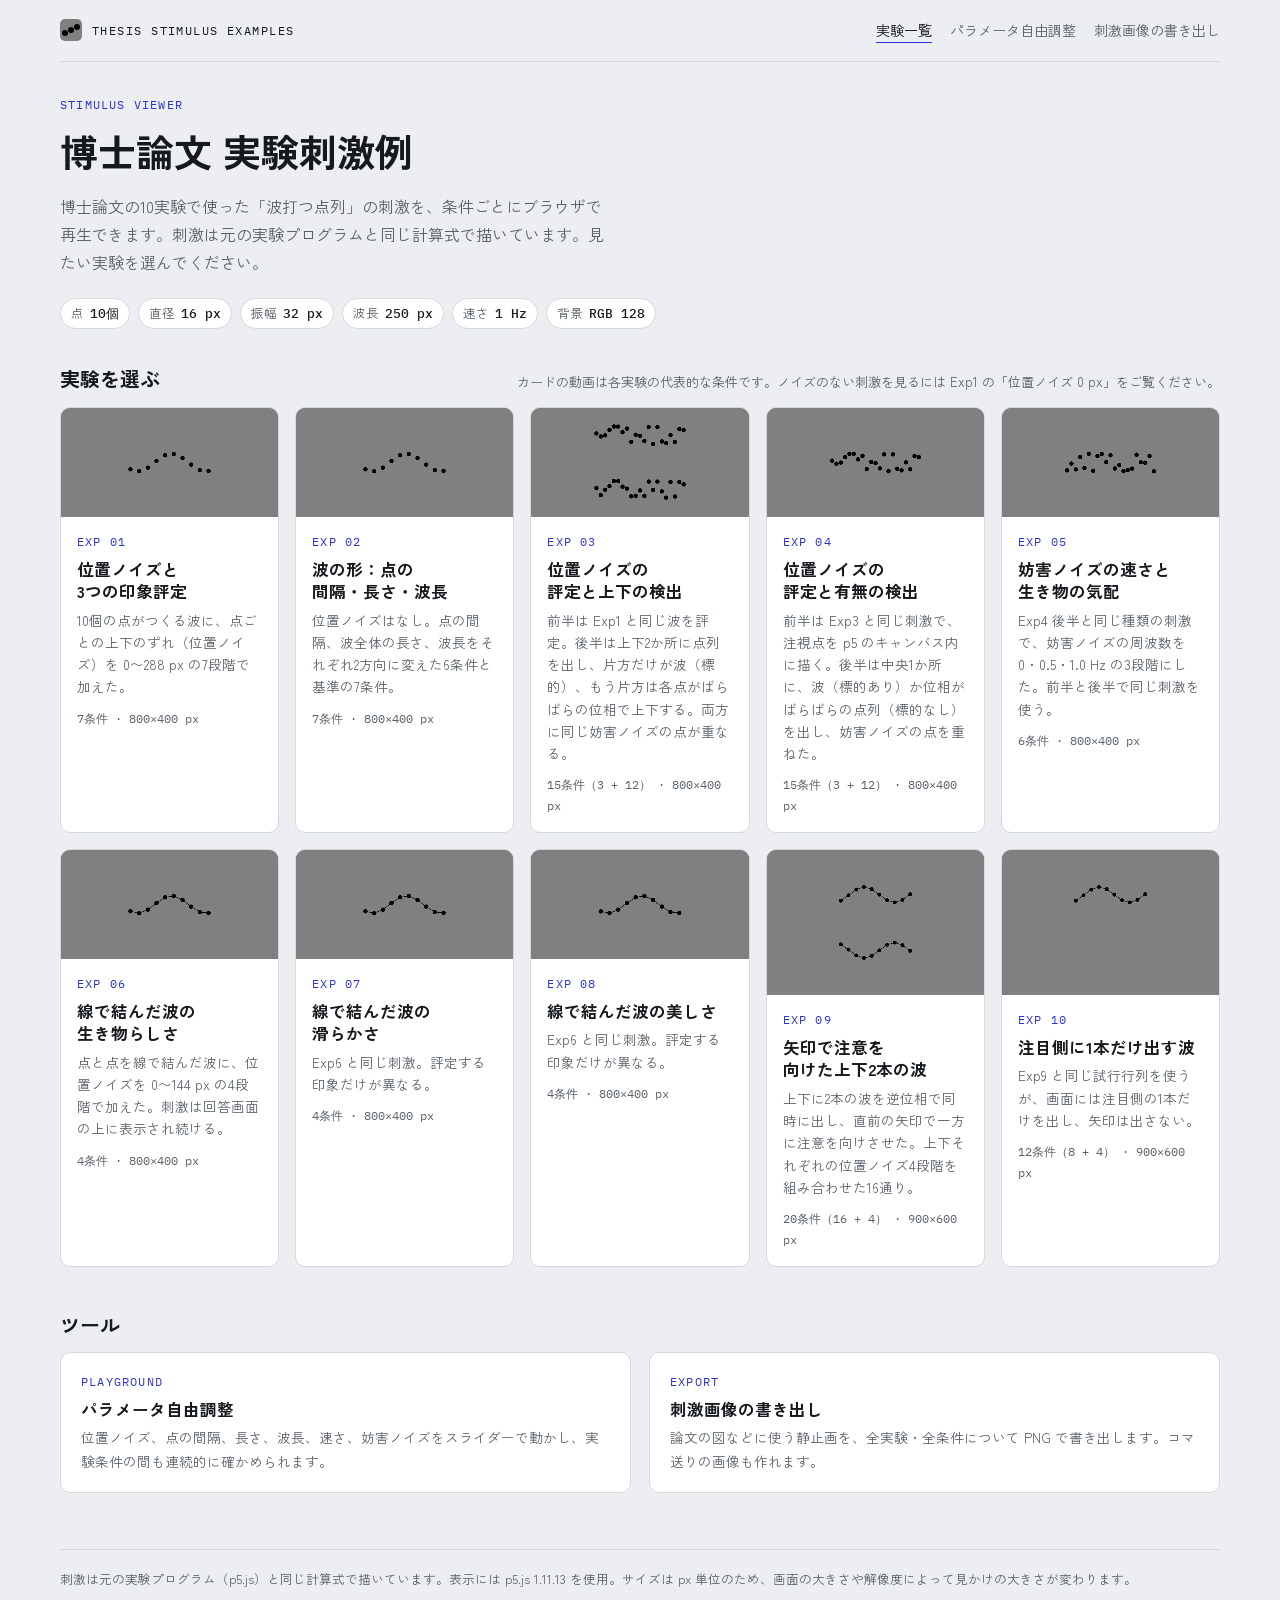
<file: index.html>
<!doctype html>
<html lang="ja">
<head>
<meta charset="utf-8">
<meta name="viewport" content="width=device-width, initial-scale=1, viewport-fit=cover">
<title>博士論文 実験刺激例</title>
<meta name="description" content="博士論文の10実験で用いた動く点列の刺激を、条件ごとにブラウザで再生できるページです。">
<link rel="icon" href="data:image/svg+xml,%3Csvg xmlns=%27http://www.w3.org/2000/svg%27 viewBox=%270 0 32 32%27%3E%3Crect width=%2732%27 height=%2732%27 rx=%277%27 fill=%27%23808080%27/%3E%3Ccircle cx=%278%27 cy=%2719%27 r=%273.2%27/%3E%3Ccircle cx=%2716%27 cy=%2713%27 r=%273.2%27/%3E%3Ccircle cx=%2724%27 cy=%2719%27 r=%273.2%27/%3E%3C/svg%3E">
<link rel="preconnect" href="https://fonts.googleapis.com">
<link rel="preconnect" href="https://fonts.gstatic.com" crossorigin>
<link rel="stylesheet" href="https://fonts.googleapis.com/css2?family=IBM+Plex+Mono:wght@400;500&family=Zen+Kaku+Gothic+New:wght@400;500;700&display=swap">
<link rel="stylesheet" href="assets/css/site.css">
</head>
<body data-root="./" data-page="home">
<div class="wrap">
  <header data-site-head></header>
  <main>
    <section class="home-hero" aria-labelledby="home-title">
      <span class="eyebrow">Stimulus viewer</span>
      <h1 class="page-title" id="home-title">博士論文 実験刺激例</h1>
      <p class="lead">博士論文の10実験で使った「波打つ点列」の刺激を、条件ごとにブラウザで再生できます。刺激は元の実験プログラムと同じ計算式で描いています。見たい実験を選んでください。</p>
      <div class="spec-strip" aria-label="基準刺激の仕様">
        <span class="chip">点 <b>10個</b></span>
        <span class="chip">直径 <b>16 px</b></span>
        <span class="chip">振幅 <b>32 px</b></span>
        <span class="chip">波長 <b>250 px</b></span>
        <span class="chip">速さ <b>1 Hz</b></span>
        <span class="chip">背景 <b>RGB 128</b></span>
      </div>
    </section>

    <section aria-labelledby="exp-list-title">
      <div class="block-head">
        <h2 class="section-title" id="exp-list-title">実験を選ぶ</h2>
        <p class="note">カードの動画は各実験の代表的な条件です。ノイズのない刺激を見るには Exp1 の「位置ノイズ 0 px」をご覧ください。</p>
      </div>
      <div class="exp-grid" id="exp-grid"></div>
    </section>

    <section aria-labelledby="tools-title" style="margin-top:44px">
      <div class="block-head"><h2 class="section-title" id="tools-title">ツール</h2></div>
      <div class="tool-grid">
        <a class="tool-card" href="playground/index.html">
          <span class="exp-num">PLAYGROUND</span>
          <h3>パラメータ自由調整</h3>
          <p>位置ノイズ、点の間隔、長さ、波長、速さ、妨害ノイズをスライダーで動かし、実験条件の間も連続的に確かめられます。</p>
        </a>
        <a class="tool-card" href="image-generator/index.html">
          <span class="exp-num">EXPORT</span>
          <h3>刺激画像の書き出し</h3>
          <p>論文の図などに使う静止画を、全実験・全条件について PNG で書き出します。コマ送りの画像も作れます。</p>
        </a>
      </div>
    </section>
  </main>
  <footer data-site-foot></footer>
</div>
<script src="lib/p5/p5.min.js"></script>
<script src="assets/js/common.js"></script>
<script src="assets/js/stimuli.js"></script>
<script src="assets/js/experiments.js"></script>
<script src="assets/js/home.js"></script>
</body>
</html>
</file>
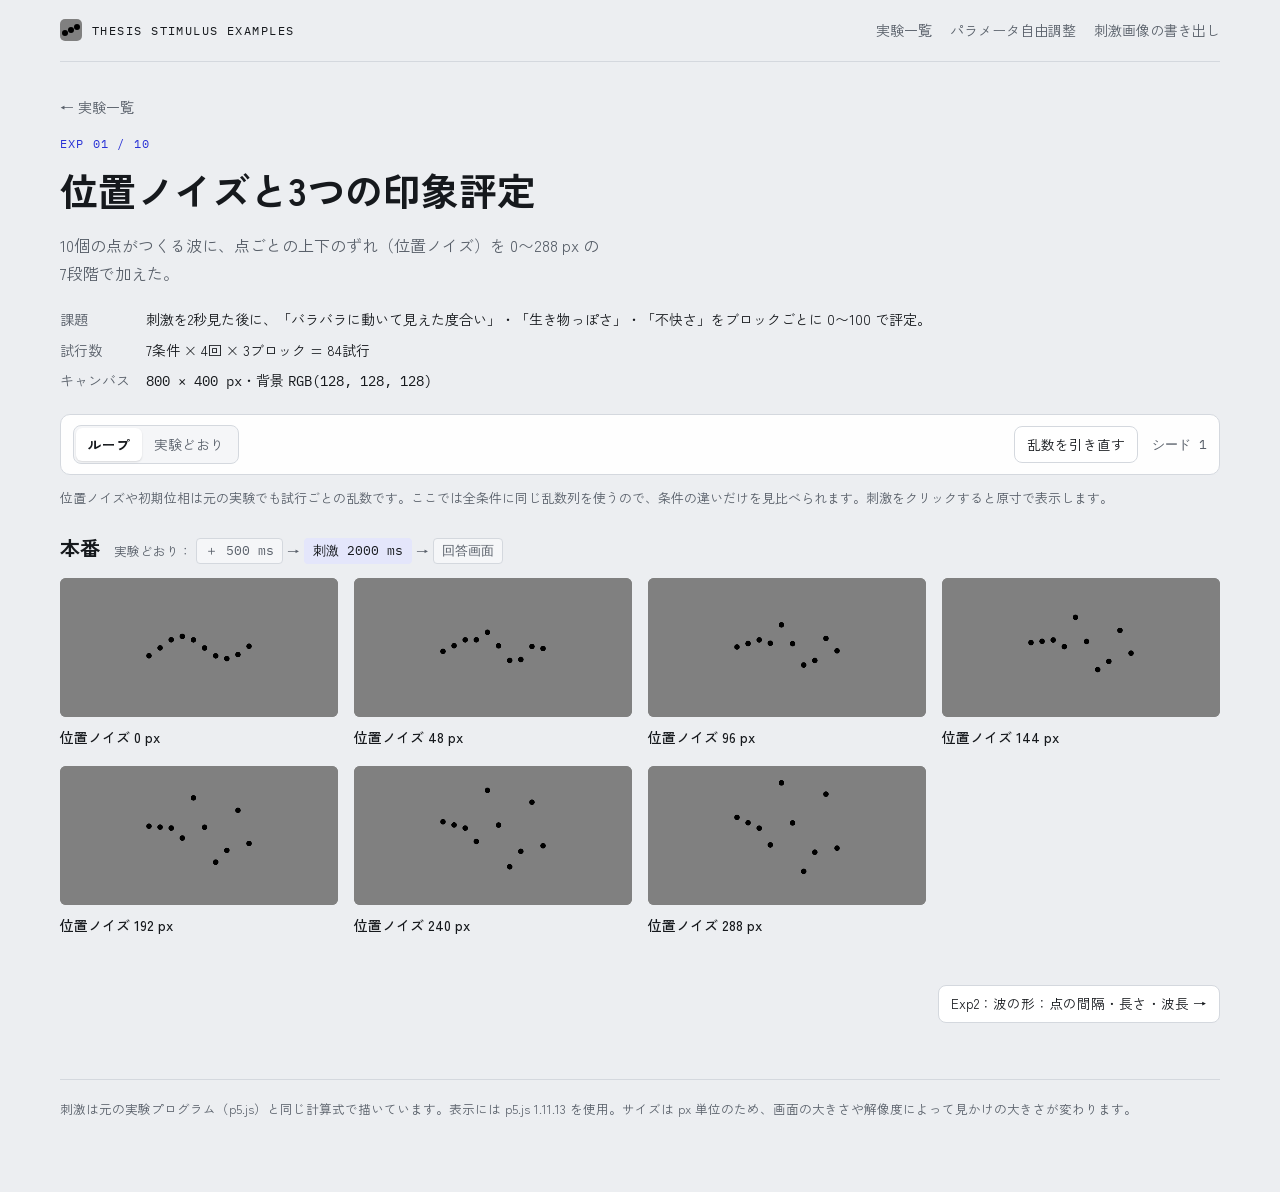
<file: exp01/index.html>
<!doctype html>
<html lang="ja">
<head>
<meta charset="utf-8">
<meta name="viewport" content="width=device-width, initial-scale=1, viewport-fit=cover">
<title>Exp1 | 博士論文 実験刺激例</title>
<link rel="icon" href="data:image/svg+xml,%3Csvg xmlns=%27http://www.w3.org/2000/svg%27 viewBox=%270 0 32 32%27%3E%3Crect width=%2732%27 height=%2732%27 rx=%277%27 fill=%27%23808080%27/%3E%3Ccircle cx=%278%27 cy=%2719%27 r=%273.2%27/%3E%3Ccircle cx=%2716%27 cy=%2713%27 r=%273.2%27/%3E%3Ccircle cx=%2724%27 cy=%2719%27 r=%273.2%27/%3E%3C/svg%3E">
<link rel="preconnect" href="https://fonts.googleapis.com">
<link rel="preconnect" href="https://fonts.gstatic.com" crossorigin>
<link rel="stylesheet" href="https://fonts.googleapis.com/css2?family=IBM+Plex+Mono:wght@400;500&family=Zen+Kaku+Gothic+New:wght@400;500;700&display=swap">
<link rel="stylesheet" href="../assets/css/site.css">
</head>
<body data-root="../" data-page="exp" data-exp="exp01">
<div class="wrap">
  <header data-site-head></header>
  <main id="app"></main>
  <footer data-site-foot></footer>
</div>
<script src="../lib/p5/p5.min.js"></script>
<script src="../assets/js/common.js"></script>
<script src="../assets/js/stimuli.js"></script>
<script src="../assets/js/experiments.js"></script>
<script src="../assets/js/viewer.js"></script>
</body>
</html>
</file>
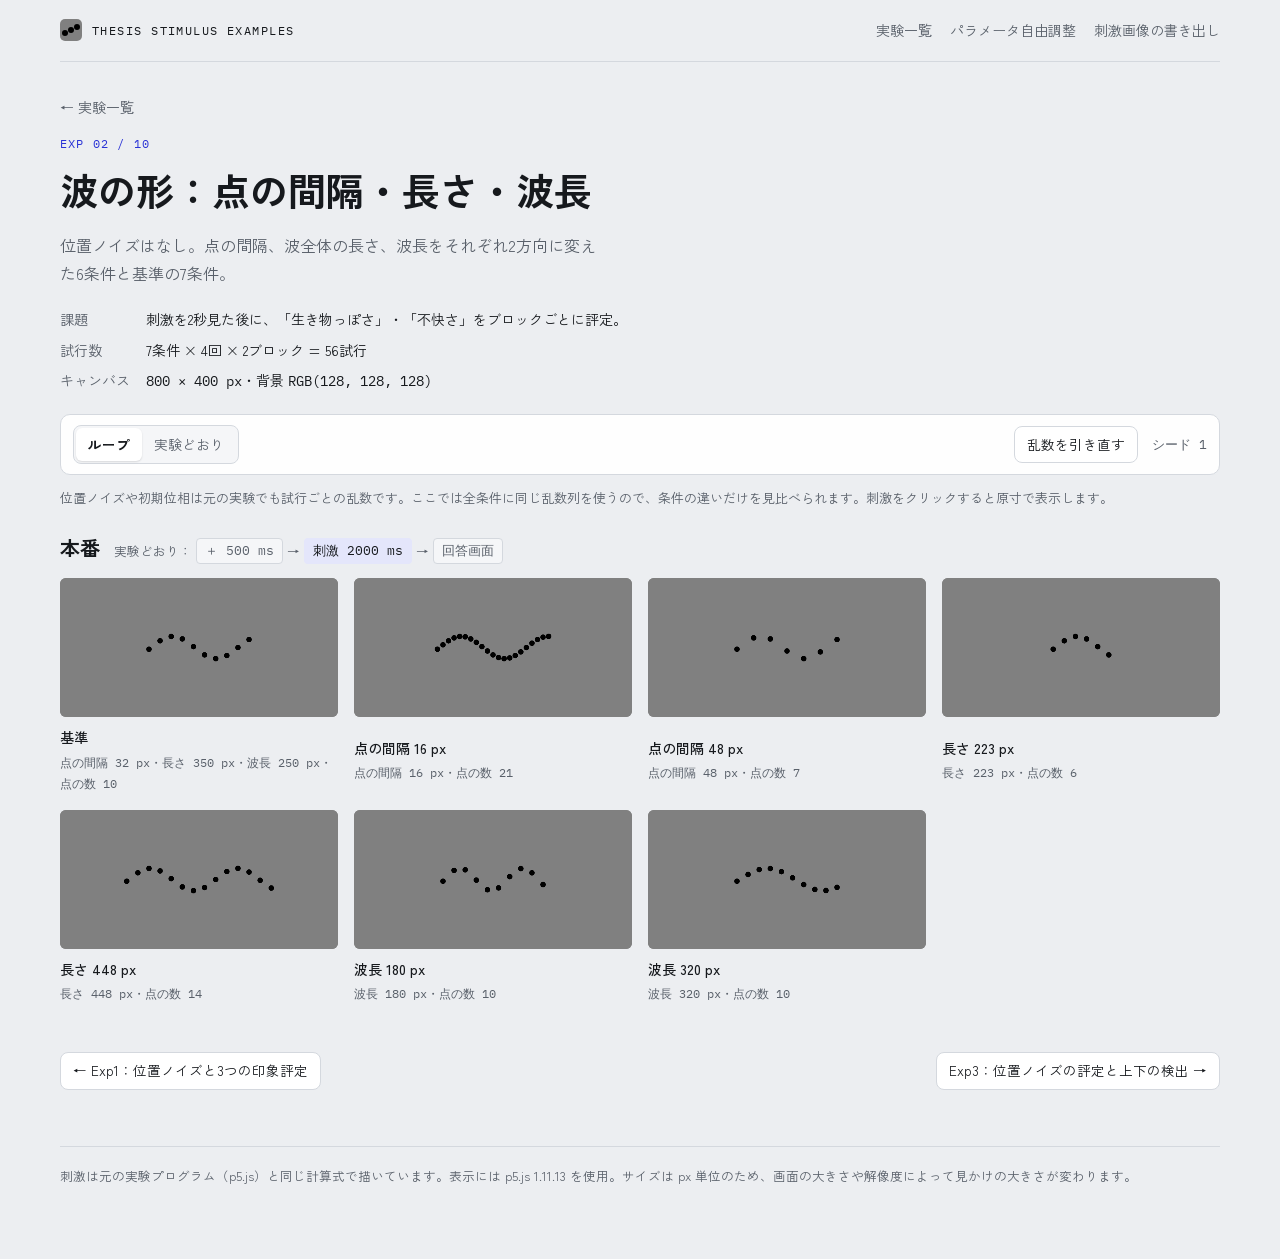
<file: exp02/index.html>
<!doctype html>
<html lang="ja">
<head>
<meta charset="utf-8">
<meta name="viewport" content="width=device-width, initial-scale=1, viewport-fit=cover">
<title>Exp2 | 博士論文 実験刺激例</title>
<link rel="icon" href="data:image/svg+xml,%3Csvg xmlns=%27http://www.w3.org/2000/svg%27 viewBox=%270 0 32 32%27%3E%3Crect width=%2732%27 height=%2732%27 rx=%277%27 fill=%27%23808080%27/%3E%3Ccircle cx=%278%27 cy=%2719%27 r=%273.2%27/%3E%3Ccircle cx=%2716%27 cy=%2713%27 r=%273.2%27/%3E%3Ccircle cx=%2724%27 cy=%2719%27 r=%273.2%27/%3E%3C/svg%3E">
<link rel="preconnect" href="https://fonts.googleapis.com">
<link rel="preconnect" href="https://fonts.gstatic.com" crossorigin>
<link rel="stylesheet" href="https://fonts.googleapis.com/css2?family=IBM+Plex+Mono:wght@400;500&family=Zen+Kaku+Gothic+New:wght@400;500;700&display=swap">
<link rel="stylesheet" href="../assets/css/site.css">
</head>
<body data-root="../" data-page="exp" data-exp="exp02">
<div class="wrap">
  <header data-site-head></header>
  <main id="app"></main>
  <footer data-site-foot></footer>
</div>
<script src="../lib/p5/p5.min.js"></script>
<script src="../assets/js/common.js"></script>
<script src="../assets/js/stimuli.js"></script>
<script src="../assets/js/experiments.js"></script>
<script src="../assets/js/viewer.js"></script>
</body>
</html>
</file>
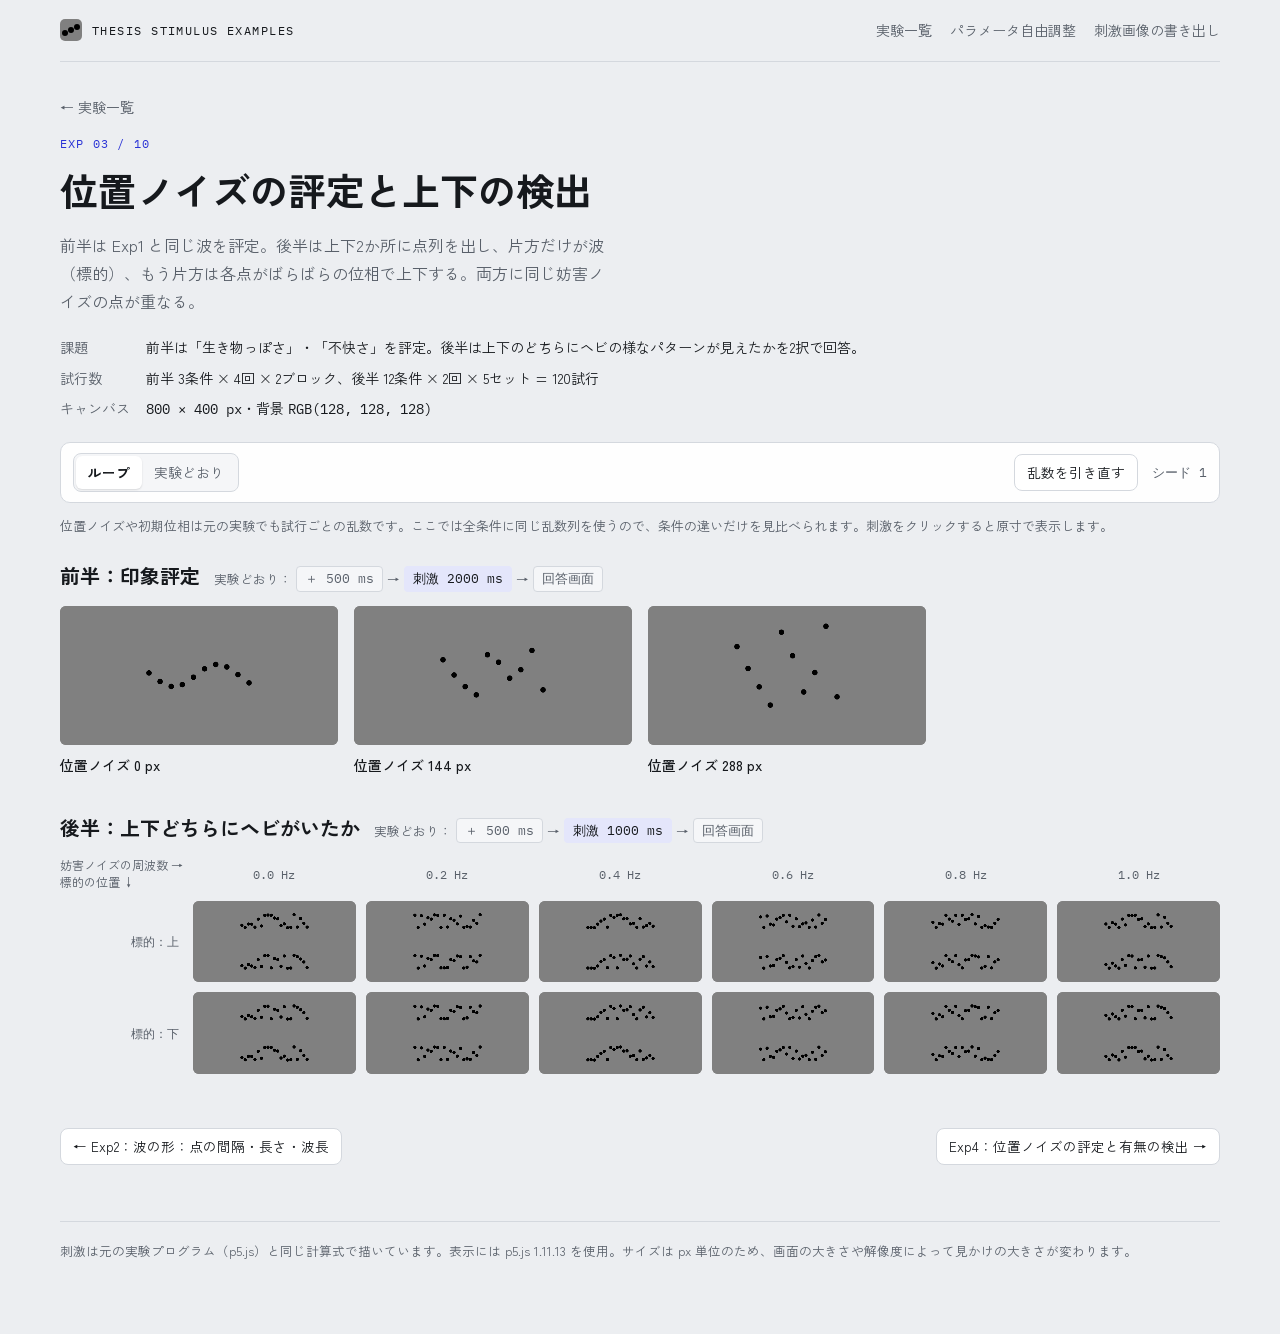
<file: exp03/index.html>
<!doctype html>
<html lang="ja">
<head>
<meta charset="utf-8">
<meta name="viewport" content="width=device-width, initial-scale=1, viewport-fit=cover">
<title>Exp3 | 博士論文 実験刺激例</title>
<link rel="icon" href="data:image/svg+xml,%3Csvg xmlns=%27http://www.w3.org/2000/svg%27 viewBox=%270 0 32 32%27%3E%3Crect width=%2732%27 height=%2732%27 rx=%277%27 fill=%27%23808080%27/%3E%3Ccircle cx=%278%27 cy=%2719%27 r=%273.2%27/%3E%3Ccircle cx=%2716%27 cy=%2713%27 r=%273.2%27/%3E%3Ccircle cx=%2724%27 cy=%2719%27 r=%273.2%27/%3E%3C/svg%3E">
<link rel="preconnect" href="https://fonts.googleapis.com">
<link rel="preconnect" href="https://fonts.gstatic.com" crossorigin>
<link rel="stylesheet" href="https://fonts.googleapis.com/css2?family=IBM+Plex+Mono:wght@400;500&family=Zen+Kaku+Gothic+New:wght@400;500;700&display=swap">
<link rel="stylesheet" href="../assets/css/site.css">
</head>
<body data-root="../" data-page="exp" data-exp="exp03">
<div class="wrap">
  <header data-site-head></header>
  <main id="app"></main>
  <footer data-site-foot></footer>
</div>
<script src="../lib/p5/p5.min.js"></script>
<script src="../assets/js/common.js"></script>
<script src="../assets/js/stimuli.js"></script>
<script src="../assets/js/experiments.js"></script>
<script src="../assets/js/viewer.js"></script>
</body>
</html>
</file>
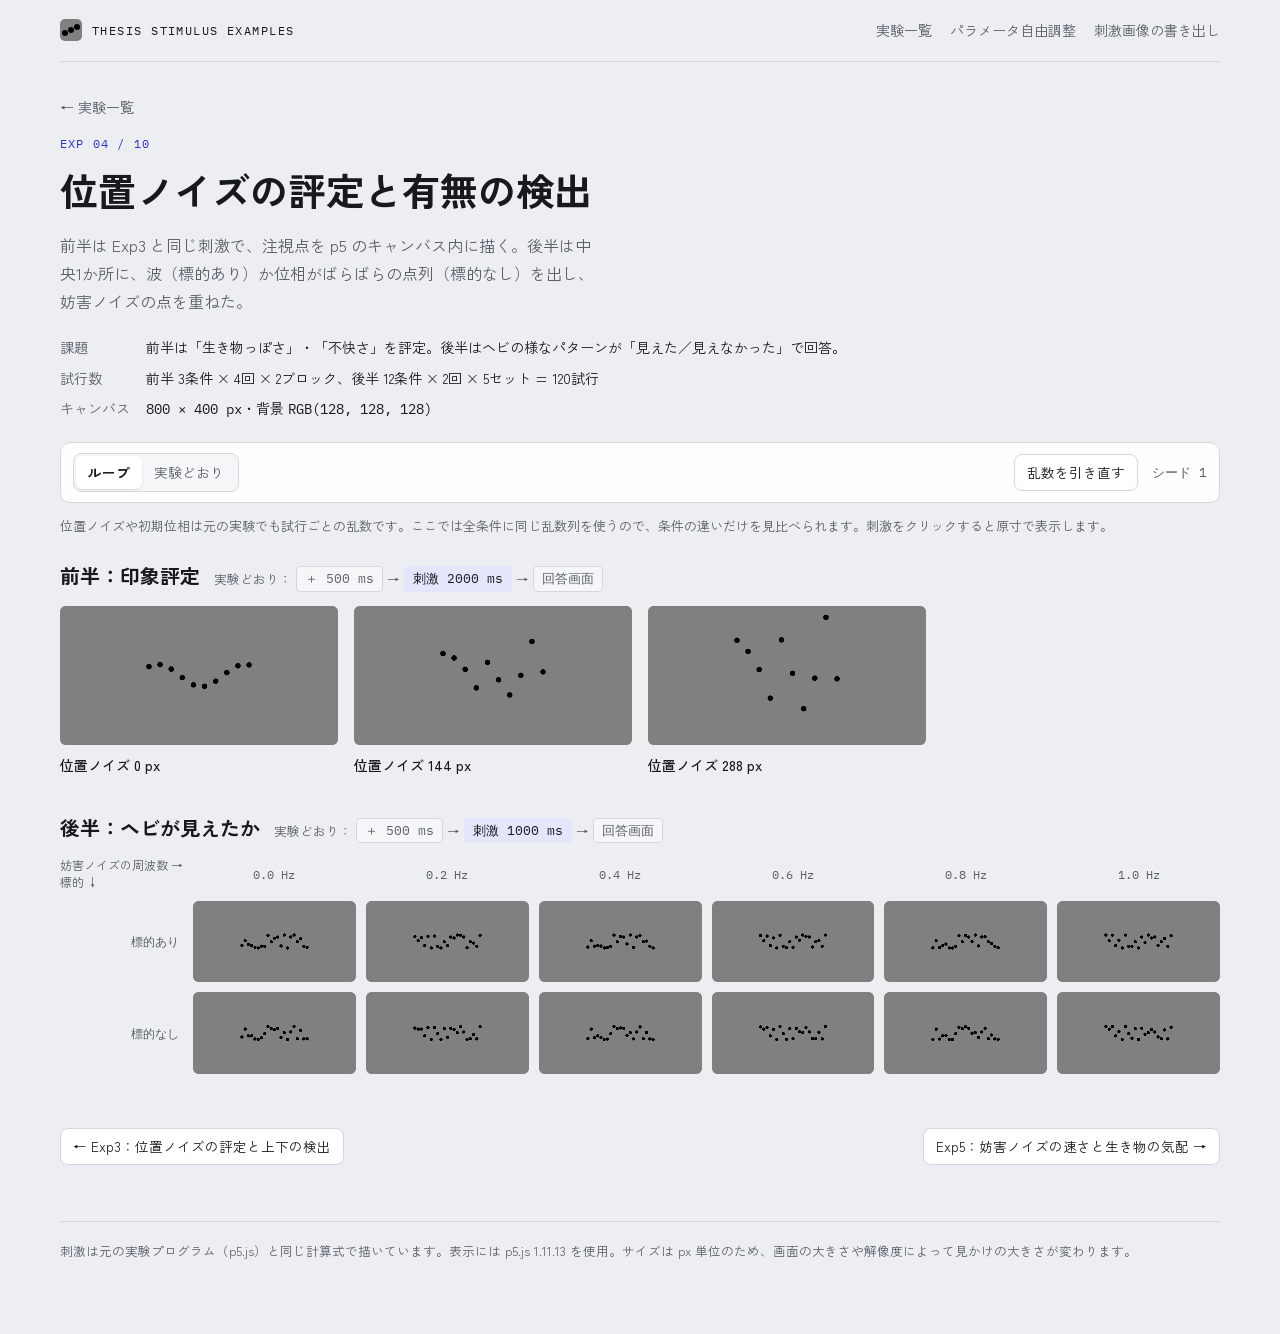
<file: exp04/index.html>
<!doctype html>
<html lang="ja">
<head>
<meta charset="utf-8">
<meta name="viewport" content="width=device-width, initial-scale=1, viewport-fit=cover">
<title>Exp4 | 博士論文 実験刺激例</title>
<link rel="icon" href="data:image/svg+xml,%3Csvg xmlns=%27http://www.w3.org/2000/svg%27 viewBox=%270 0 32 32%27%3E%3Crect width=%2732%27 height=%2732%27 rx=%277%27 fill=%27%23808080%27/%3E%3Ccircle cx=%278%27 cy=%2719%27 r=%273.2%27/%3E%3Ccircle cx=%2716%27 cy=%2713%27 r=%273.2%27/%3E%3Ccircle cx=%2724%27 cy=%2719%27 r=%273.2%27/%3E%3C/svg%3E">
<link rel="preconnect" href="https://fonts.googleapis.com">
<link rel="preconnect" href="https://fonts.gstatic.com" crossorigin>
<link rel="stylesheet" href="https://fonts.googleapis.com/css2?family=IBM+Plex+Mono:wght@400;500&family=Zen+Kaku+Gothic+New:wght@400;500;700&display=swap">
<link rel="stylesheet" href="../assets/css/site.css">
</head>
<body data-root="../" data-page="exp" data-exp="exp04">
<div class="wrap">
  <header data-site-head></header>
  <main id="app"></main>
  <footer data-site-foot></footer>
</div>
<script src="../lib/p5/p5.min.js"></script>
<script src="../assets/js/common.js"></script>
<script src="../assets/js/stimuli.js"></script>
<script src="../assets/js/experiments.js"></script>
<script src="../assets/js/viewer.js"></script>
</body>
</html>
</file>
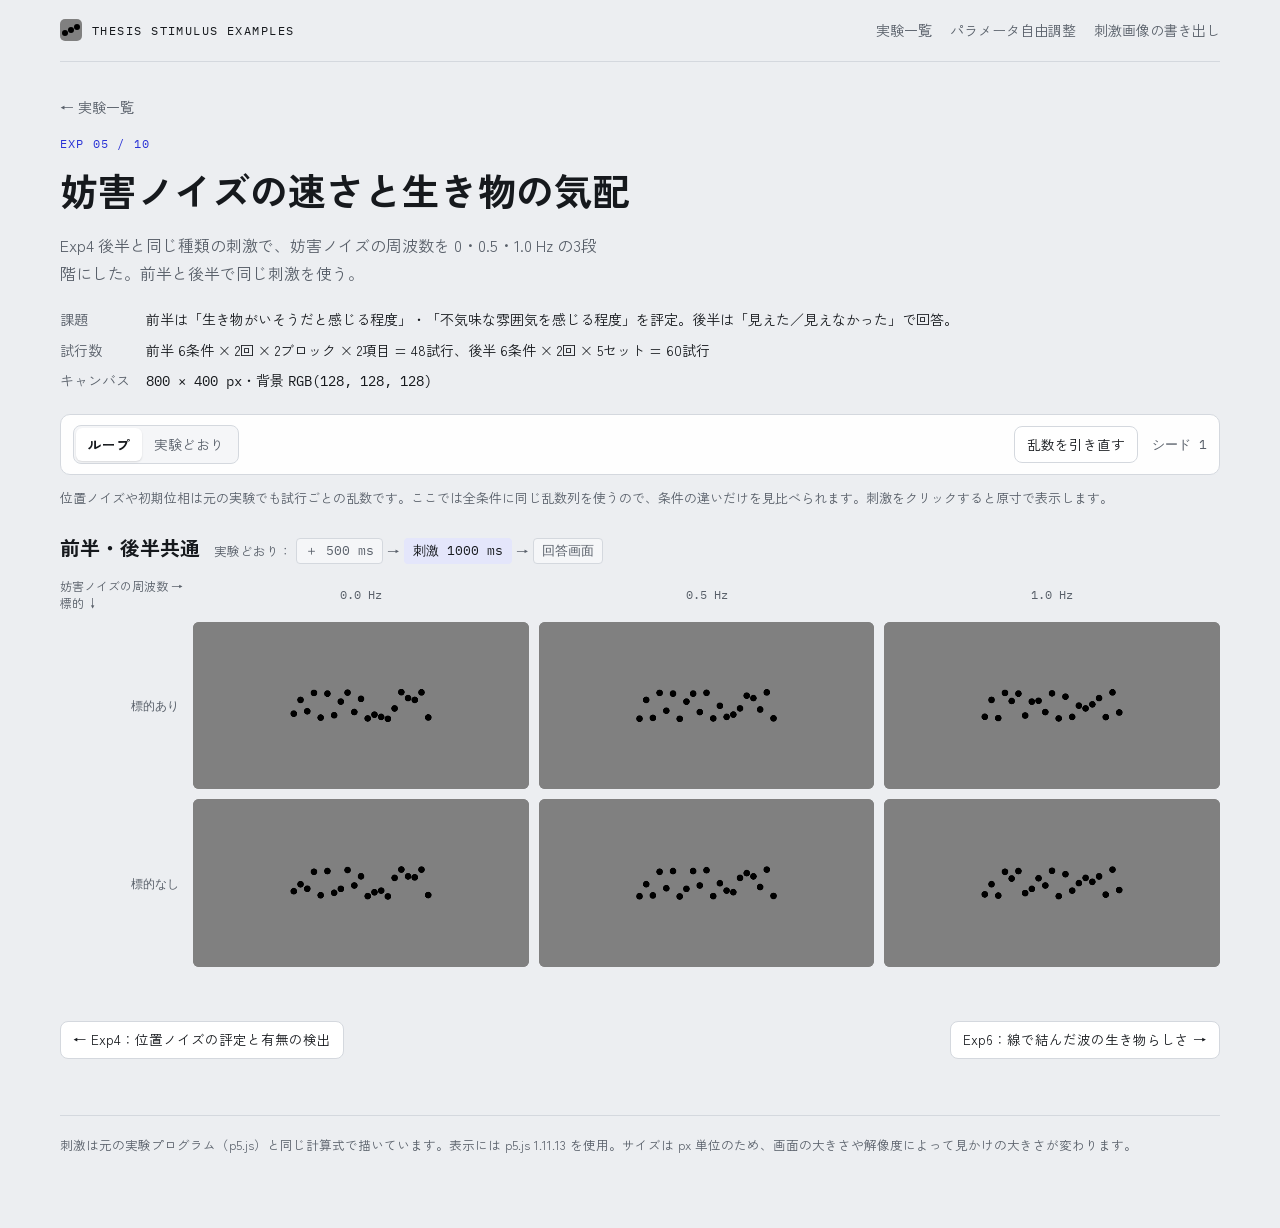
<file: exp05/index.html>
<!doctype html>
<html lang="ja">
<head>
<meta charset="utf-8">
<meta name="viewport" content="width=device-width, initial-scale=1, viewport-fit=cover">
<title>Exp5 | 博士論文 実験刺激例</title>
<link rel="icon" href="data:image/svg+xml,%3Csvg xmlns=%27http://www.w3.org/2000/svg%27 viewBox=%270 0 32 32%27%3E%3Crect width=%2732%27 height=%2732%27 rx=%277%27 fill=%27%23808080%27/%3E%3Ccircle cx=%278%27 cy=%2719%27 r=%273.2%27/%3E%3Ccircle cx=%2716%27 cy=%2713%27 r=%273.2%27/%3E%3Ccircle cx=%2724%27 cy=%2719%27 r=%273.2%27/%3E%3C/svg%3E">
<link rel="preconnect" href="https://fonts.googleapis.com">
<link rel="preconnect" href="https://fonts.gstatic.com" crossorigin>
<link rel="stylesheet" href="https://fonts.googleapis.com/css2?family=IBM+Plex+Mono:wght@400;500&family=Zen+Kaku+Gothic+New:wght@400;500;700&display=swap">
<link rel="stylesheet" href="../assets/css/site.css">
</head>
<body data-root="../" data-page="exp" data-exp="exp05">
<div class="wrap">
  <header data-site-head></header>
  <main id="app"></main>
  <footer data-site-foot></footer>
</div>
<script src="../lib/p5/p5.min.js"></script>
<script src="../assets/js/common.js"></script>
<script src="../assets/js/stimuli.js"></script>
<script src="../assets/js/experiments.js"></script>
<script src="../assets/js/viewer.js"></script>
</body>
</html>
</file>
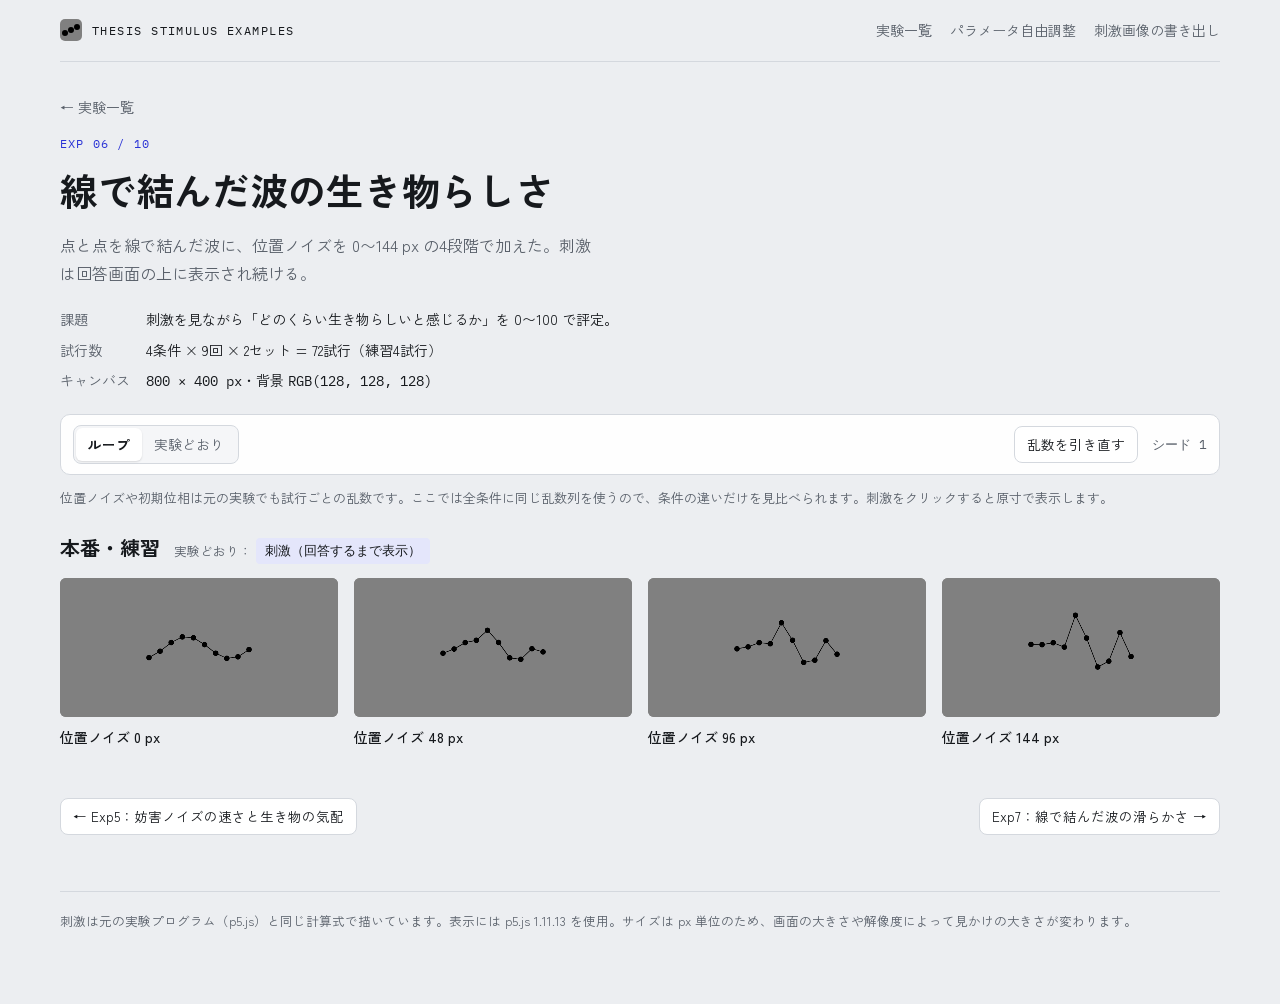
<file: exp06/index.html>
<!doctype html>
<html lang="ja">
<head>
<meta charset="utf-8">
<meta name="viewport" content="width=device-width, initial-scale=1, viewport-fit=cover">
<title>Exp6 | 博士論文 実験刺激例</title>
<link rel="icon" href="data:image/svg+xml,%3Csvg xmlns=%27http://www.w3.org/2000/svg%27 viewBox=%270 0 32 32%27%3E%3Crect width=%2732%27 height=%2732%27 rx=%277%27 fill=%27%23808080%27/%3E%3Ccircle cx=%278%27 cy=%2719%27 r=%273.2%27/%3E%3Ccircle cx=%2716%27 cy=%2713%27 r=%273.2%27/%3E%3Ccircle cx=%2724%27 cy=%2719%27 r=%273.2%27/%3E%3C/svg%3E">
<link rel="preconnect" href="https://fonts.googleapis.com">
<link rel="preconnect" href="https://fonts.gstatic.com" crossorigin>
<link rel="stylesheet" href="https://fonts.googleapis.com/css2?family=IBM+Plex+Mono:wght@400;500&family=Zen+Kaku+Gothic+New:wght@400;500;700&display=swap">
<link rel="stylesheet" href="../assets/css/site.css">
</head>
<body data-root="../" data-page="exp" data-exp="exp06">
<div class="wrap">
  <header data-site-head></header>
  <main id="app"></main>
  <footer data-site-foot></footer>
</div>
<script src="../lib/p5/p5.min.js"></script>
<script src="../assets/js/common.js"></script>
<script src="../assets/js/stimuli.js"></script>
<script src="../assets/js/experiments.js"></script>
<script src="../assets/js/viewer.js"></script>
</body>
</html>
</file>
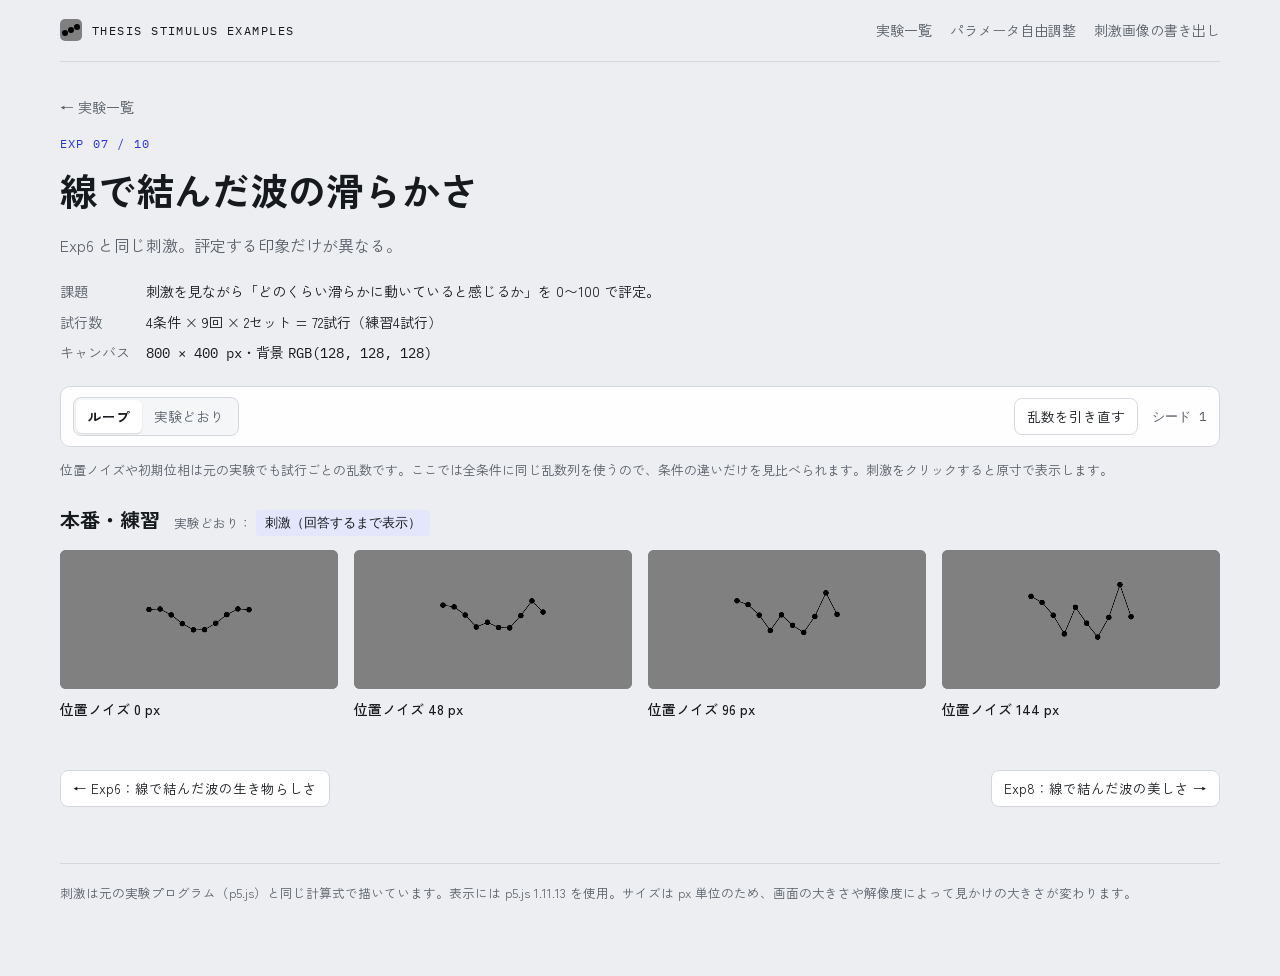
<file: exp07/index.html>
<!doctype html>
<html lang="ja">
<head>
<meta charset="utf-8">
<meta name="viewport" content="width=device-width, initial-scale=1, viewport-fit=cover">
<title>Exp7 | 博士論文 実験刺激例</title>
<link rel="icon" href="data:image/svg+xml,%3Csvg xmlns=%27http://www.w3.org/2000/svg%27 viewBox=%270 0 32 32%27%3E%3Crect width=%2732%27 height=%2732%27 rx=%277%27 fill=%27%23808080%27/%3E%3Ccircle cx=%278%27 cy=%2719%27 r=%273.2%27/%3E%3Ccircle cx=%2716%27 cy=%2713%27 r=%273.2%27/%3E%3Ccircle cx=%2724%27 cy=%2719%27 r=%273.2%27/%3E%3C/svg%3E">
<link rel="preconnect" href="https://fonts.googleapis.com">
<link rel="preconnect" href="https://fonts.gstatic.com" crossorigin>
<link rel="stylesheet" href="https://fonts.googleapis.com/css2?family=IBM+Plex+Mono:wght@400;500&family=Zen+Kaku+Gothic+New:wght@400;500;700&display=swap">
<link rel="stylesheet" href="../assets/css/site.css">
</head>
<body data-root="../" data-page="exp" data-exp="exp07">
<div class="wrap">
  <header data-site-head></header>
  <main id="app"></main>
  <footer data-site-foot></footer>
</div>
<script src="../lib/p5/p5.min.js"></script>
<script src="../assets/js/common.js"></script>
<script src="../assets/js/stimuli.js"></script>
<script src="../assets/js/experiments.js"></script>
<script src="../assets/js/viewer.js"></script>
</body>
</html>
</file>
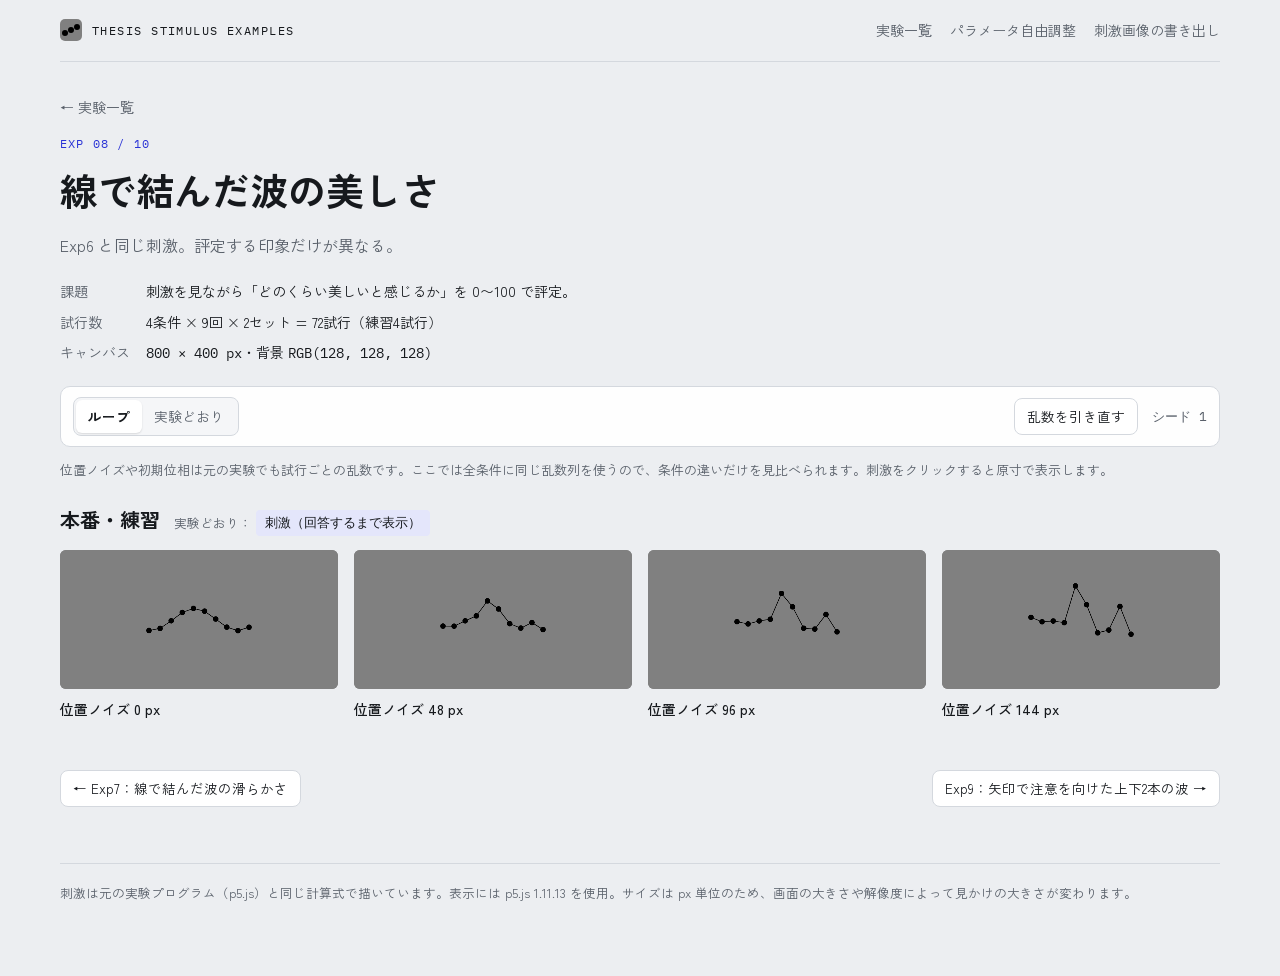
<file: exp08/index.html>
<!doctype html>
<html lang="ja">
<head>
<meta charset="utf-8">
<meta name="viewport" content="width=device-width, initial-scale=1, viewport-fit=cover">
<title>Exp8 | 博士論文 実験刺激例</title>
<link rel="icon" href="data:image/svg+xml,%3Csvg xmlns=%27http://www.w3.org/2000/svg%27 viewBox=%270 0 32 32%27%3E%3Crect width=%2732%27 height=%2732%27 rx=%277%27 fill=%27%23808080%27/%3E%3Ccircle cx=%278%27 cy=%2719%27 r=%273.2%27/%3E%3Ccircle cx=%2716%27 cy=%2713%27 r=%273.2%27/%3E%3Ccircle cx=%2724%27 cy=%2719%27 r=%273.2%27/%3E%3C/svg%3E">
<link rel="preconnect" href="https://fonts.googleapis.com">
<link rel="preconnect" href="https://fonts.gstatic.com" crossorigin>
<link rel="stylesheet" href="https://fonts.googleapis.com/css2?family=IBM+Plex+Mono:wght@400;500&family=Zen+Kaku+Gothic+New:wght@400;500;700&display=swap">
<link rel="stylesheet" href="../assets/css/site.css">
</head>
<body data-root="../" data-page="exp" data-exp="exp08">
<div class="wrap">
  <header data-site-head></header>
  <main id="app"></main>
  <footer data-site-foot></footer>
</div>
<script src="../lib/p5/p5.min.js"></script>
<script src="../assets/js/common.js"></script>
<script src="../assets/js/stimuli.js"></script>
<script src="../assets/js/experiments.js"></script>
<script src="../assets/js/viewer.js"></script>
</body>
</html>
</file>
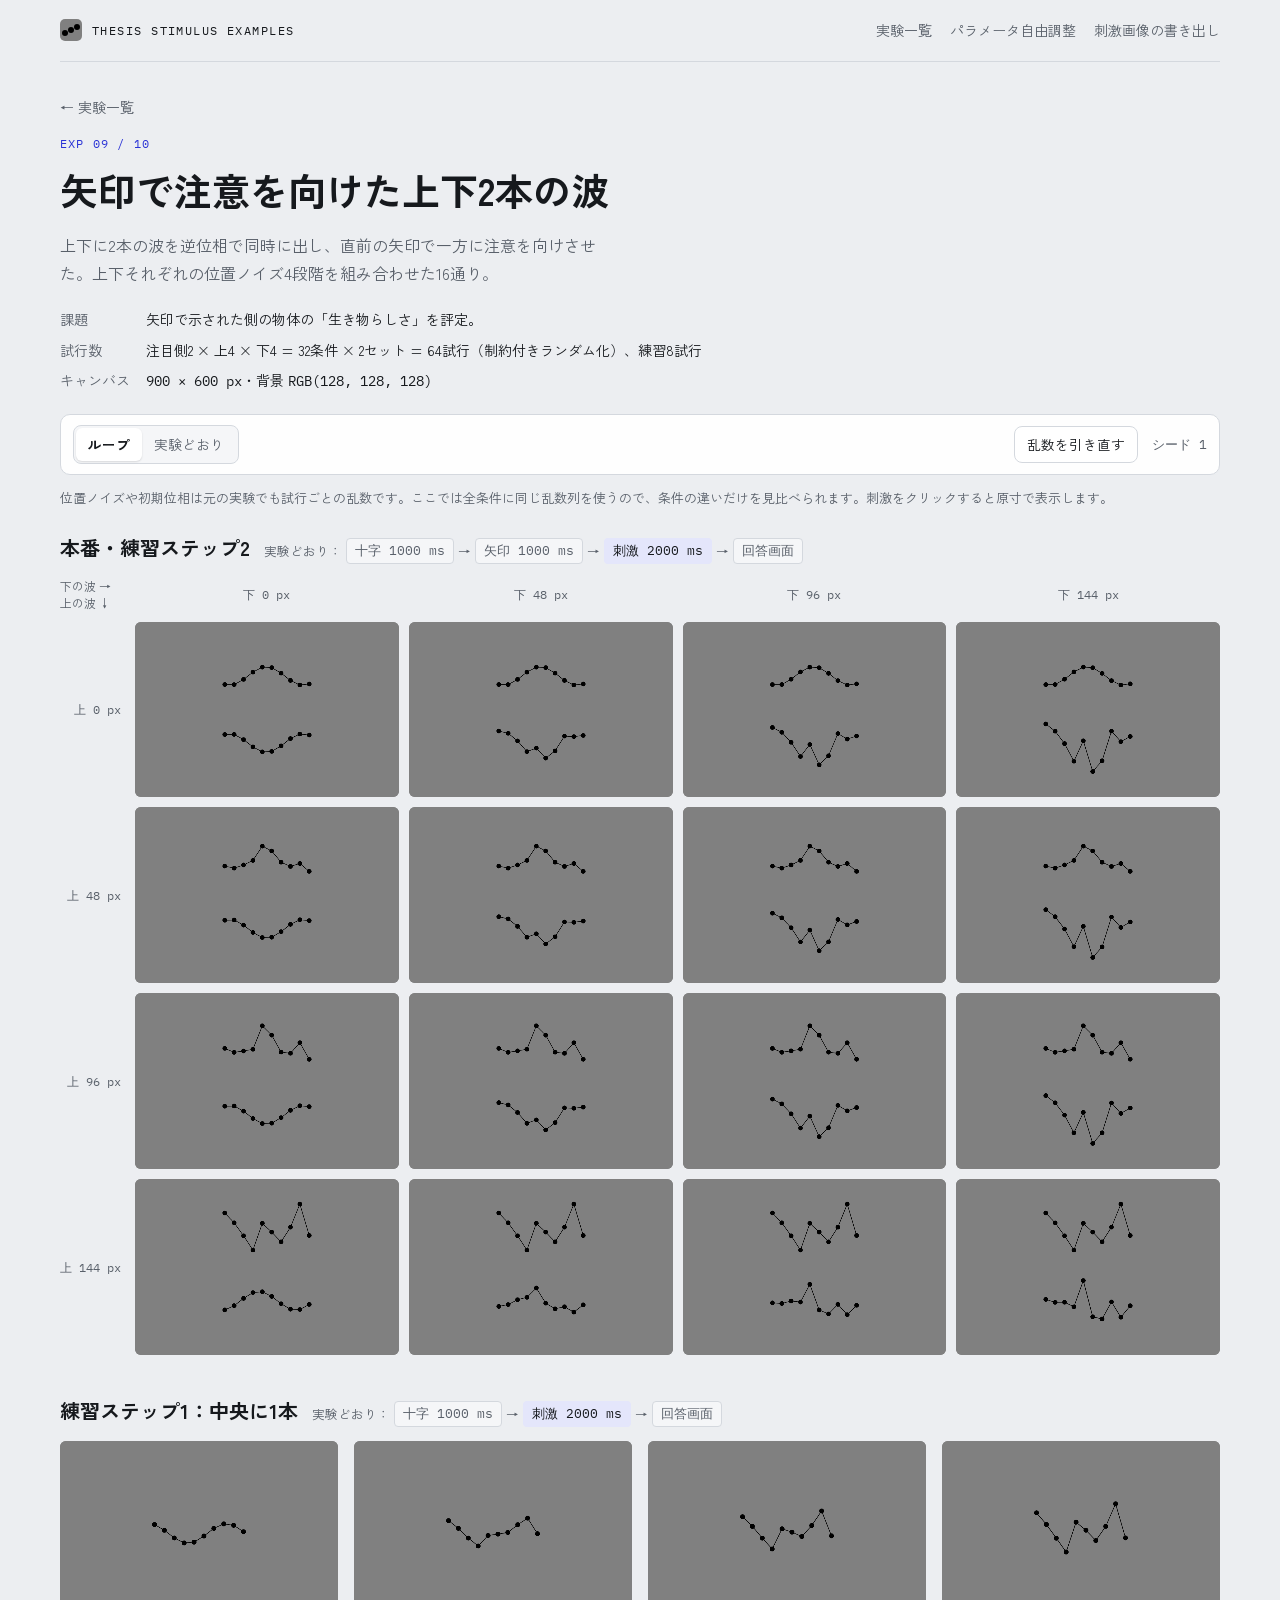
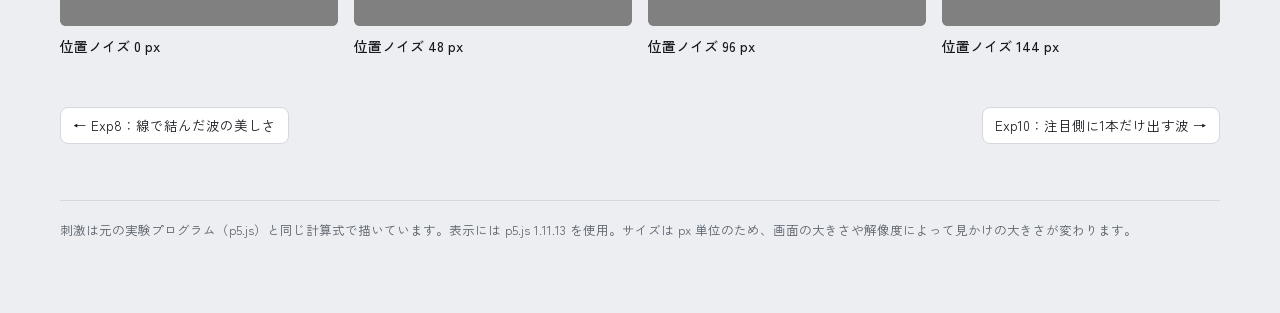
<file: exp09/index.html>
<!doctype html>
<html lang="ja">
<head>
<meta charset="utf-8">
<meta name="viewport" content="width=device-width, initial-scale=1, viewport-fit=cover">
<title>Exp9 | 博士論文 実験刺激例</title>
<link rel="icon" href="data:image/svg+xml,%3Csvg xmlns=%27http://www.w3.org/2000/svg%27 viewBox=%270 0 32 32%27%3E%3Crect width=%2732%27 height=%2732%27 rx=%277%27 fill=%27%23808080%27/%3E%3Ccircle cx=%278%27 cy=%2719%27 r=%273.2%27/%3E%3Ccircle cx=%2716%27 cy=%2713%27 r=%273.2%27/%3E%3Ccircle cx=%2724%27 cy=%2719%27 r=%273.2%27/%3E%3C/svg%3E">
<link rel="preconnect" href="https://fonts.googleapis.com">
<link rel="preconnect" href="https://fonts.gstatic.com" crossorigin>
<link rel="stylesheet" href="https://fonts.googleapis.com/css2?family=IBM+Plex+Mono:wght@400;500&family=Zen+Kaku+Gothic+New:wght@400;500;700&display=swap">
<link rel="stylesheet" href="../assets/css/site.css">
</head>
<body data-root="../" data-page="exp" data-exp="exp09">
<div class="wrap">
  <header data-site-head></header>
  <main id="app"></main>
  <footer data-site-foot></footer>
</div>
<script src="../lib/p5/p5.min.js"></script>
<script src="../assets/js/common.js"></script>
<script src="../assets/js/stimuli.js"></script>
<script src="../assets/js/experiments.js"></script>
<script src="../assets/js/viewer.js"></script>
</body>
</html>
</file>
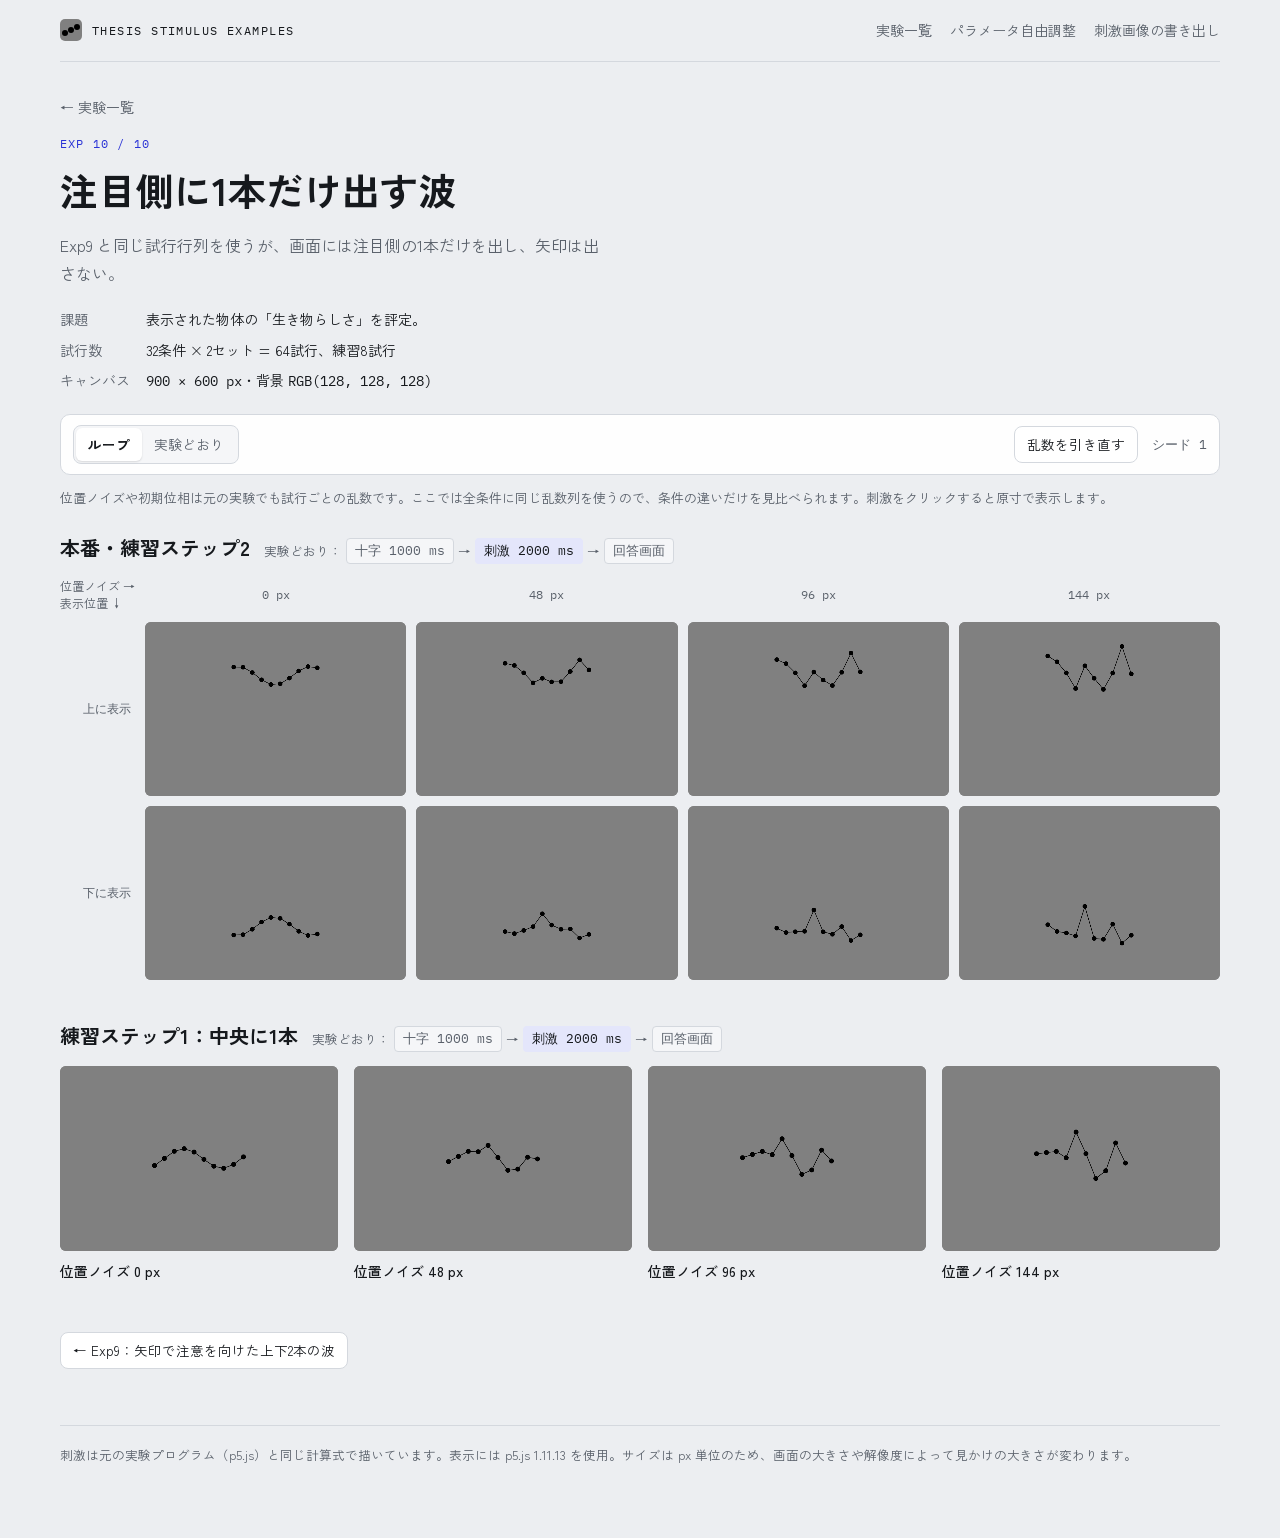
<file: exp10/index.html>
<!doctype html>
<html lang="ja">
<head>
<meta charset="utf-8">
<meta name="viewport" content="width=device-width, initial-scale=1, viewport-fit=cover">
<title>Exp10 | 博士論文 実験刺激例</title>
<link rel="icon" href="data:image/svg+xml,%3Csvg xmlns=%27http://www.w3.org/2000/svg%27 viewBox=%270 0 32 32%27%3E%3Crect width=%2732%27 height=%2732%27 rx=%277%27 fill=%27%23808080%27/%3E%3Ccircle cx=%278%27 cy=%2719%27 r=%273.2%27/%3E%3Ccircle cx=%2716%27 cy=%2713%27 r=%273.2%27/%3E%3Ccircle cx=%2724%27 cy=%2719%27 r=%273.2%27/%3E%3C/svg%3E">
<link rel="preconnect" href="https://fonts.googleapis.com">
<link rel="preconnect" href="https://fonts.gstatic.com" crossorigin>
<link rel="stylesheet" href="https://fonts.googleapis.com/css2?family=IBM+Plex+Mono:wght@400;500&family=Zen+Kaku+Gothic+New:wght@400;500;700&display=swap">
<link rel="stylesheet" href="../assets/css/site.css">
</head>
<body data-root="../" data-page="exp" data-exp="exp10">
<div class="wrap">
  <header data-site-head></header>
  <main id="app"></main>
  <footer data-site-foot></footer>
</div>
<script src="../lib/p5/p5.min.js"></script>
<script src="../assets/js/common.js"></script>
<script src="../assets/js/stimuli.js"></script>
<script src="../assets/js/experiments.js"></script>
<script src="../assets/js/viewer.js"></script>
</body>
</html>
</file>
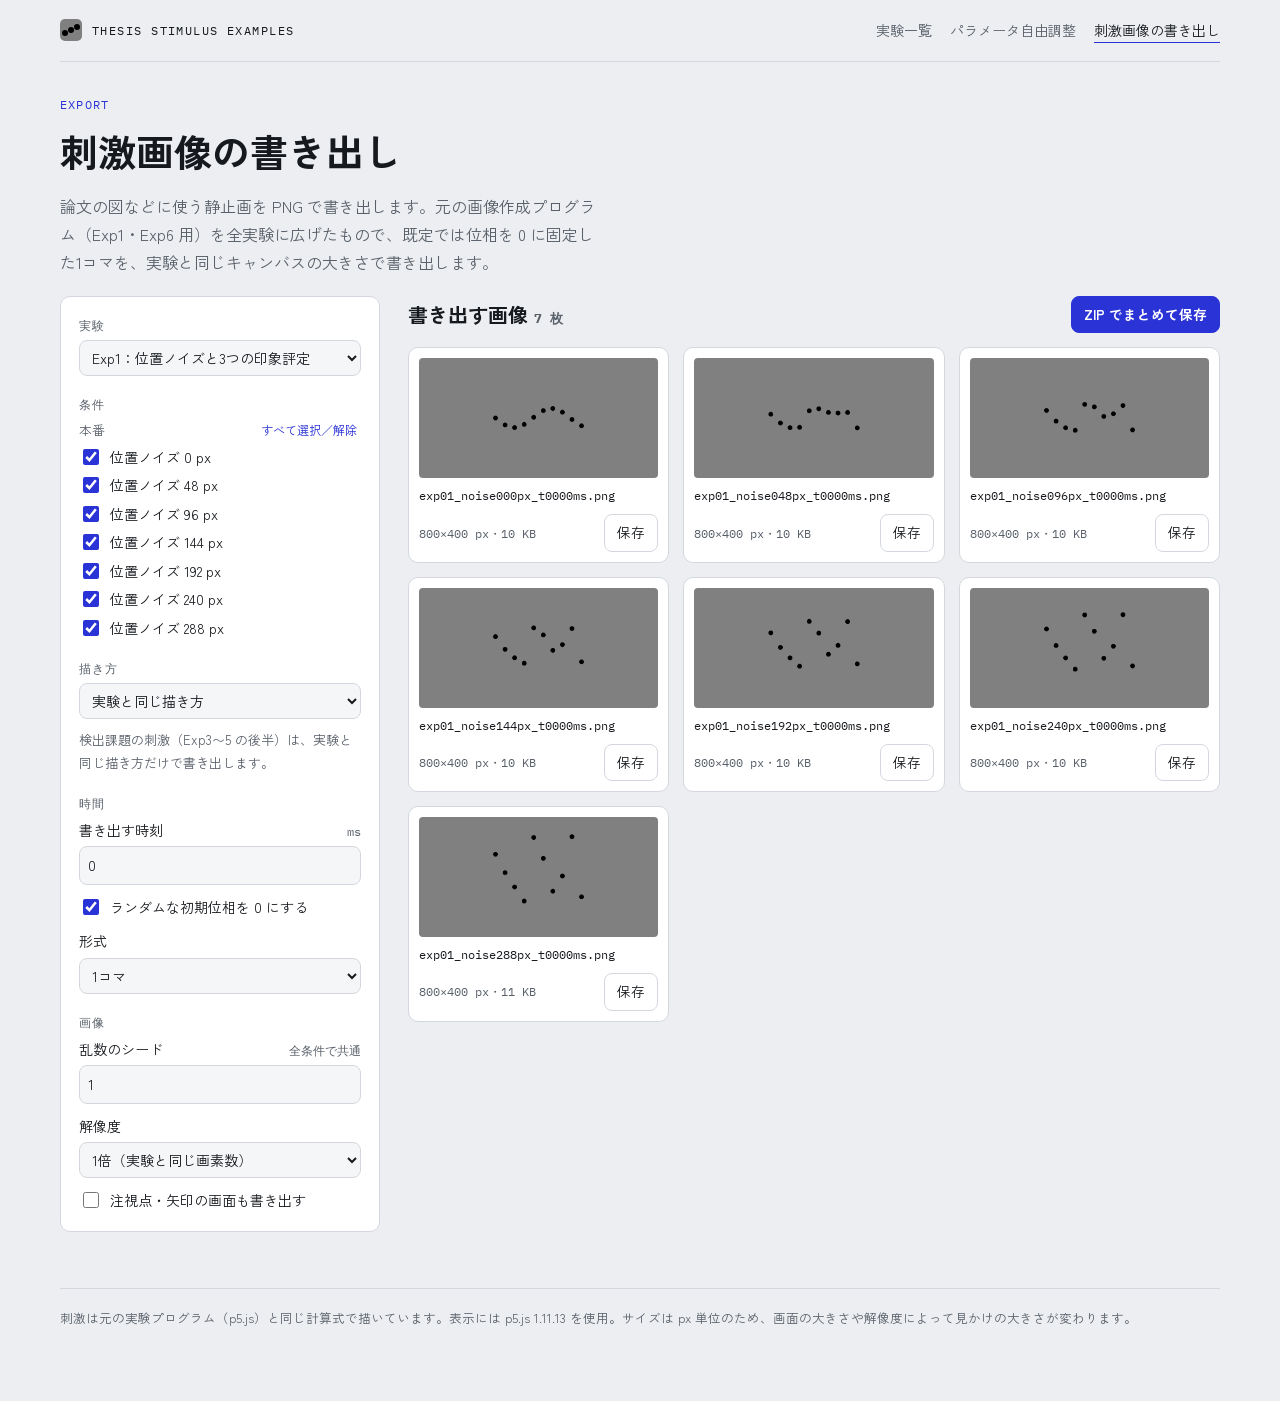
<file: image-generator/index.html>
<!doctype html>
<html lang="ja">
<head>
<meta charset="utf-8">
<meta name="viewport" content="width=device-width, initial-scale=1, viewport-fit=cover">
<title>刺激画像の書き出し | 博士論文 実験刺激例</title>
<link rel="icon" href="data:image/svg+xml,%3Csvg xmlns=%27http://www.w3.org/2000/svg%27 viewBox=%270 0 32 32%27%3E%3Crect width=%2732%27 height=%2732%27 rx=%277%27 fill=%27%23808080%27/%3E%3Ccircle cx=%278%27 cy=%2719%27 r=%273.2%27/%3E%3Ccircle cx=%2716%27 cy=%2713%27 r=%273.2%27/%3E%3Ccircle cx=%2724%27 cy=%2719%27 r=%273.2%27/%3E%3C/svg%3E">
<link rel="preconnect" href="https://fonts.googleapis.com">
<link rel="preconnect" href="https://fonts.gstatic.com" crossorigin>
<link rel="stylesheet" href="https://fonts.googleapis.com/css2?family=IBM+Plex+Mono:wght@400;500&family=Zen+Kaku+Gothic+New:wght@400;500;700&display=swap">
<link rel="stylesheet" href="../assets/css/site.css">
</head>
<body data-root="../" data-page="imagegen">
<div class="wrap">
  <header data-site-head></header>
  <main id="app"></main>
  <footer data-site-foot></footer>
</div>
<script src="../lib/p5/p5.min.js"></script>
<script src="../assets/js/common.js"></script>
<script src="../assets/js/stimuli.js"></script>
<script src="../assets/js/experiments.js"></script>
<script src="../assets/js/image-generator.js"></script>
</body>
</html>
</file>
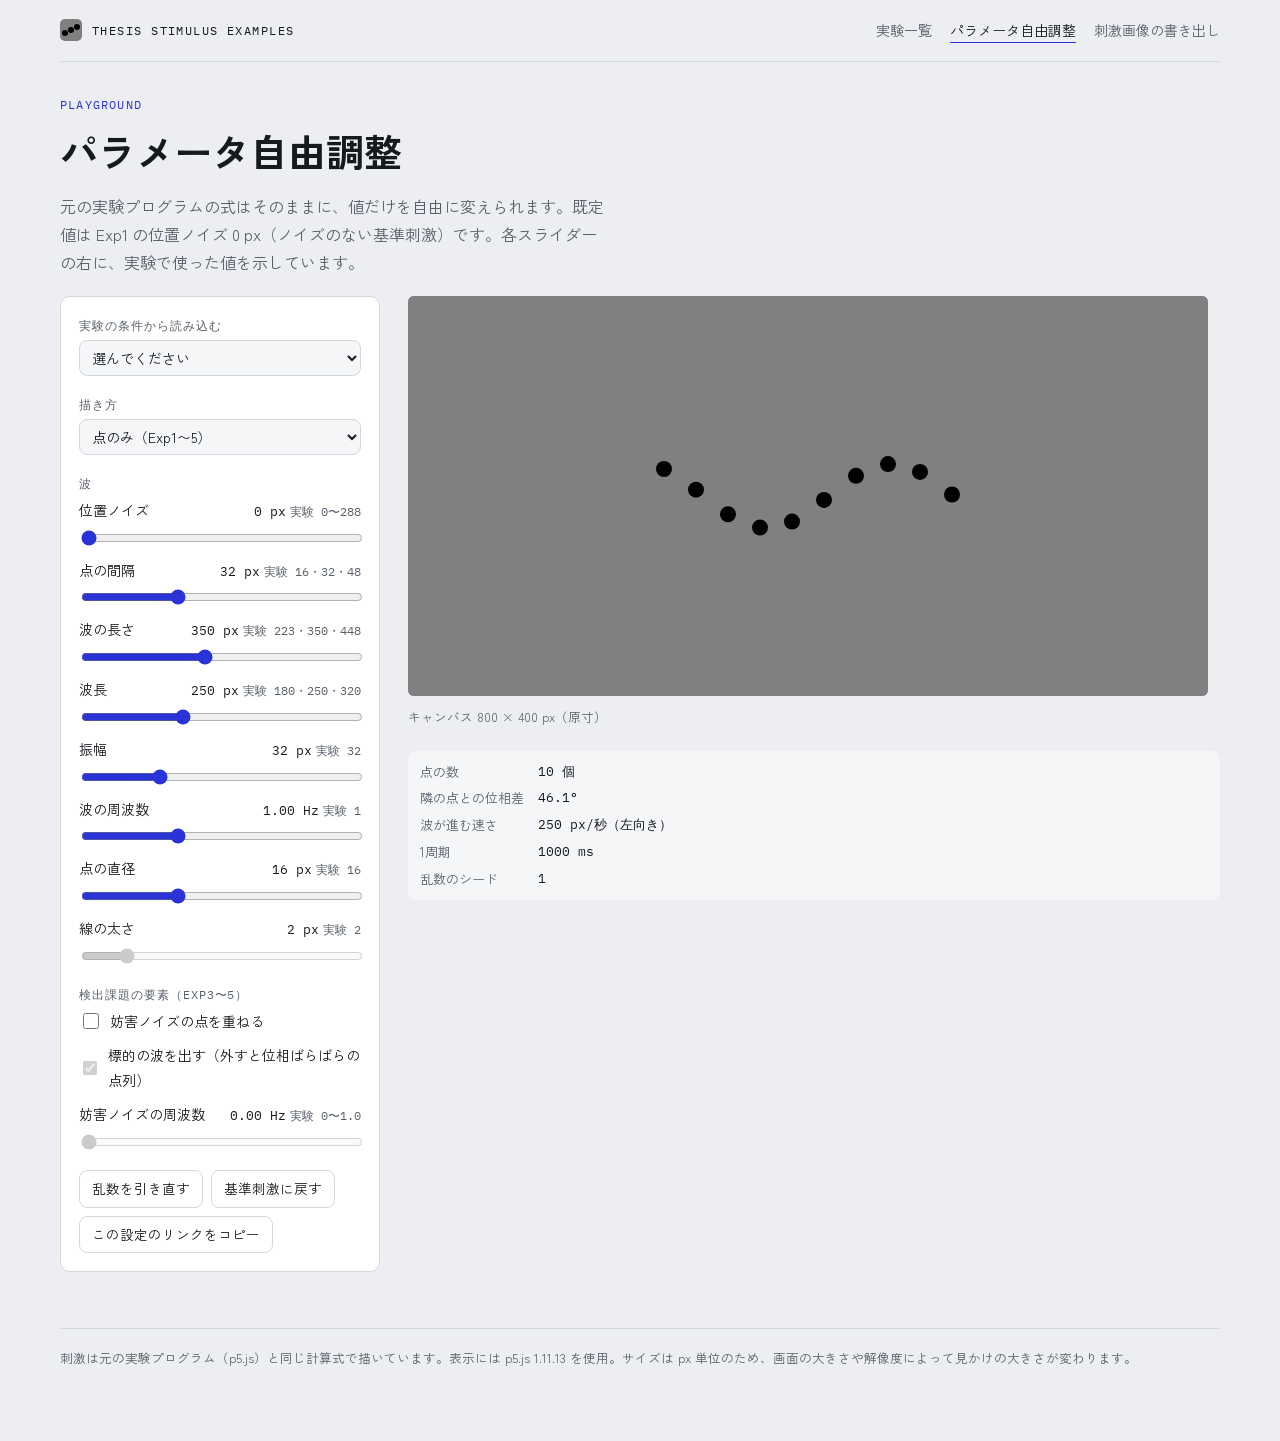
<file: playground/index.html>
<!doctype html>
<html lang="ja">
<head>
<meta charset="utf-8">
<meta name="viewport" content="width=device-width, initial-scale=1, viewport-fit=cover">
<title>パラメータ自由調整 | 博士論文 実験刺激例</title>
<link rel="icon" href="data:image/svg+xml,%3Csvg xmlns=%27http://www.w3.org/2000/svg%27 viewBox=%270 0 32 32%27%3E%3Crect width=%2732%27 height=%2732%27 rx=%277%27 fill=%27%23808080%27/%3E%3Ccircle cx=%278%27 cy=%2719%27 r=%273.2%27/%3E%3Ccircle cx=%2716%27 cy=%2713%27 r=%273.2%27/%3E%3Ccircle cx=%2724%27 cy=%2719%27 r=%273.2%27/%3E%3C/svg%3E">
<link rel="preconnect" href="https://fonts.googleapis.com">
<link rel="preconnect" href="https://fonts.gstatic.com" crossorigin>
<link rel="stylesheet" href="https://fonts.googleapis.com/css2?family=IBM+Plex+Mono:wght@400;500&family=Zen+Kaku+Gothic+New:wght@400;500;700&display=swap">
<link rel="stylesheet" href="../assets/css/site.css">
</head>
<body data-root="../" data-page="playground">
<div class="wrap">
  <header data-site-head></header>
  <main id="app"></main>
  <footer data-site-foot></footer>
</div>
<script src="../lib/p5/p5.min.js"></script>
<script src="../assets/js/common.js"></script>
<script src="../assets/js/stimuli.js"></script>
<script src="../assets/js/experiments.js"></script>
<script src="../assets/js/playground.js"></script>
</body>
</html>
</file>
<file: assets/css/site.css>
/* ------------------------------------------------------------
 * 博士論文 実験刺激例 — 共通スタイル
 * 刺激のキャンバス（灰色 RGB 128）はテーマに関係なく元のまま表示する。
 * ------------------------------------------------------------ */
:root {
  --bg: #eceef1;
  --surface: #ffffff;
  --surface-2: #f5f6f8;
  --ink: #16191d;
  --muted: #59606a;
  --line: #d4d8de;
  --accent: #2a33d6;       /* 実験の注視点に使われた青に寄せた色 */
  --accent-soft: #e4e6fb;
  --accent-ink: #ffffff;
  --stim-ground: #808080;  /* RGB(128,128,128)：刺激の背景 */
  --focus: #2a33d6;
  --shadow: 0 1px 2px rgba(20, 24, 30, .06), 0 6px 18px rgba(20, 24, 30, .06);
  --radius: 10px;
  --font-body: "Zen Kaku Gothic New", "Hiragino Sans", "Hiragino Kaku Gothic ProN", "Yu Gothic", "Noto Sans JP", Meiryo, sans-serif;
  --font-mono: "IBM Plex Mono", ui-monospace, "SFMono-Regular", Menlo, Consolas, monospace;
  color-scheme: light;
}
@media (prefers-color-scheme: dark) {
  :root:not([data-theme="light"]) {
    --bg: #111317;
    --surface: #1a1d22;
    --surface-2: #22262c;
    --ink: #e7e9ec;
    --muted: #9aa1ab;
    --line: #30353d;
    --accent: #8d93ff;
    --accent-soft: #262a52;
    --accent-ink: #0c0e13;
    --focus: #8d93ff;
    --shadow: 0 1px 2px rgba(0, 0, 0, .3), 0 6px 18px rgba(0, 0, 0, .25);
    color-scheme: dark;
  }
}
:root[data-theme="dark"] {
  --bg: #111317;
  --surface: #1a1d22;
  --surface-2: #22262c;
  --ink: #e7e9ec;
  --muted: #9aa1ab;
  --line: #30353d;
  --accent: #8d93ff;
  --accent-soft: #262a52;
  --accent-ink: #0c0e13;
  --focus: #8d93ff;
  --shadow: 0 1px 2px rgba(0, 0, 0, .3), 0 6px 18px rgba(0, 0, 0, .25);
  color-scheme: dark;
}

*, *::before, *::after { box-sizing: border-box; }
html { -webkit-text-size-adjust: 100%; }
body {
  margin: 0;
  background: var(--bg);
  color: var(--ink);
  font-family: var(--font-body);
  font-size: 15px;
  line-height: 1.75;
}
img { max-width: 100%; }
a { color: var(--accent); }
h1, h2, h3 { text-wrap: balance; word-break: auto-phrase; line-height: 1.35; margin: 0; }
p { margin: 0; }
.mono, code { font-family: var(--font-mono); font-variant-numeric: tabular-nums; }
:focus-visible { outline: 2px solid var(--focus); outline-offset: 2px; border-radius: 4px; }
[hidden] { display: none !important; }

.wrap {
  max-width: 1240px;
  margin-inline: auto;
  padding-inline: clamp(16px, 4vw, 40px);
  padding-block: 0 72px;
}

/* ---------- サイトヘッダー ---------- */
.site-head {
  display: flex;
  flex-wrap: wrap;
  align-items: center;
  justify-content: space-between;
  gap: 8px 24px;
  padding-block: 18px;
  border-bottom: 1px solid var(--line);
  margin-bottom: 32px;
}
.site-name {
  font-family: var(--font-mono);
  font-size: 12px;
  letter-spacing: .12em;
  text-transform: uppercase;
  color: var(--ink);
  text-decoration: none;
  display: inline-flex;
  align-items: center;
  gap: 10px;
}
.site-name .mark {
  width: 22px; height: 22px; border-radius: 5px;
  background: var(--stim-ground);
  display: inline-grid; place-items: center;
}
.site-name .mark::before {
  content: ""; width: 6px; height: 6px; border-radius: 50%; background: #000;
  box-shadow: -6px 3px 0 #000, 6px -3px 0 #000;
}
.site-nav { display: flex; flex-wrap: wrap; gap: 4px 18px; font-size: 14px; }
.site-nav a { color: var(--muted); text-decoration: none; }
.site-nav a:hover, .site-nav a[aria-current="page"] { color: var(--ink); }
.site-nav a[aria-current="page"] { text-decoration: underline; text-underline-offset: 6px; text-decoration-color: var(--accent); }

/* ---------- 見出し・本文 ---------- */
.eyebrow {
  font-family: var(--font-mono);
  font-size: 12px;
  letter-spacing: .1em;
  text-transform: uppercase;
  color: var(--accent);
}
.page-title { font-size: clamp(26px, 3.4vw, 38px); font-weight: 700; margin-top: 6px; }
.lead { color: var(--muted); max-width: 68ch; margin-top: 12px; font-size: 16px; }
.section-title { font-size: 20px; font-weight: 700; }
.note { color: var(--muted); font-size: 13px; }

.spec-strip {
  display: flex; flex-wrap: wrap; gap: 6px 8px; margin-top: 18px;
}
.chip {
  display: inline-flex; align-items: baseline; gap: 6px;
  padding: 3px 10px;
  border: 1px solid var(--line);
  border-radius: 999px;
  background: var(--surface);
  font-size: 12.5px;
  color: var(--muted);
  white-space: nowrap;
}
.chip b { font-family: var(--font-mono); font-weight: 500; color: var(--ink); }

/* ---------- トップ：実験カード ---------- */
.home-hero { display: grid; gap: 4px; margin-bottom: 36px; }
.block-head { display: flex; flex-wrap: wrap; align-items: baseline; justify-content: space-between; gap: 6px 16px; margin-bottom: 14px; }
.exp-grid {
  display: grid;
  grid-template-columns: minmax(0, 1fr);
  gap: 18px;
}
/* 10件がきれいに割り切れる列数（1・2・5列）にする */
@media (min-width: 560px) { .exp-grid { grid-template-columns: repeat(2, minmax(0, 1fr)); } }
@media (min-width: 1100px) { .exp-grid { grid-template-columns: repeat(5, minmax(0, 1fr)); gap: 16px; } }
.exp-card {
  display: flex; flex-direction: column;
  background: var(--surface);
  border: 1px solid var(--line);
  border-radius: var(--radius);
  overflow: hidden;
  color: inherit;
  text-decoration: none;
  transition: border-color .15s, box-shadow .15s, transform .15s;
}
.exp-card:hover { border-color: var(--accent); box-shadow: var(--shadow); }
.exp-card .stage { border-radius: 0; }
.exp-card-body { display: grid; gap: 6px; padding: 14px 16px 16px; flex: 1; align-content: start; }
.exp-num { font-family: var(--font-mono); font-size: 12px; letter-spacing: .1em; color: var(--accent); }
.exp-card h3 { font-size: 16.5px; font-weight: 700; }
.exp-card p { color: var(--muted); font-size: 13.5px; line-height: 1.65; }
.exp-meta { font-family: var(--font-mono); font-size: 12px; color: var(--muted); margin-top: 4px; font-variant-numeric: tabular-nums; }

.tool-grid { display: grid; grid-template-columns: minmax(0, 1fr); gap: 18px; }
@media (min-width: 700px) { .tool-grid { grid-template-columns: repeat(2, minmax(0, 1fr)); } }
.tool-card {
  display: grid; gap: 6px; padding: 18px 20px;
  background: var(--surface); border: 1px solid var(--line); border-radius: var(--radius);
  color: inherit; text-decoration: none;
}
.tool-card:hover { border-color: var(--accent); }
.tool-card h3 { font-size: 16.5px; }
.tool-card p { color: var(--muted); font-size: 13.5px; }

/* ---------- 刺激の表示枠 ---------- */
.stage {
  position: relative;
  background: var(--stim-ground);
  border-radius: 6px;
  overflow: hidden;
  line-height: 0;
}
.stage canvas { display: block; width: 100% !important; height: auto !important; }

/* ---------- 実験ページ ---------- */
.back { display: inline-block; font-size: 14px; color: var(--muted); text-decoration: none; margin-bottom: 14px; }
.back:hover { color: var(--ink); }
.exp-head { display: grid; gap: 4px; margin-bottom: 20px; }
.facts {
  display: grid;
  grid-template-columns: max-content 1fr;
  gap: 6px 16px;
  margin: 16px 0 0;
  max-width: 900px;
  font-size: 14px;
}
.facts dt { color: var(--muted); }
.facts dd { margin: 0; }

.toolbar {
  position: sticky;
  top: env(safe-area-inset-top, 0px);
  z-index: 5;
  display: flex; flex-wrap: wrap; align-items: center; gap: 10px 14px;
  padding: 10px 12px;
  margin: 0 0 28px;
  background: color-mix(in srgb, var(--surface) 92%, transparent);
  backdrop-filter: blur(8px);
  border: 1px solid var(--line);
  border-radius: var(--radius);
}
.toolbar .spacer { flex: 1; }
.toolbar .status { font-size: 13px; color: var(--muted); min-width: 10ch; }

.seg { display: inline-flex; border: 1px solid var(--line); border-radius: 8px; padding: 2px; background: var(--surface-2); }
.seg button {
  appearance: none; border: 0; background: transparent; color: var(--muted);
  font: inherit; font-size: 13.5px; padding: 5px 12px; border-radius: 6px; cursor: pointer;
}
.seg button[aria-pressed="true"] { background: var(--surface); color: var(--ink); box-shadow: 0 1px 2px rgba(0,0,0,.12); font-weight: 700; }

.btn {
  appearance: none;
  display: inline-flex; align-items: center; gap: 6px;
  border: 1px solid var(--line);
  background: var(--surface);
  color: var(--ink);
  font: inherit; font-size: 13.5px;
  padding: 6px 12px;
  border-radius: 8px;
  cursor: pointer;
  text-decoration: none;
}
.btn:hover { border-color: var(--muted); }
.btn.primary { background: var(--accent); border-color: var(--accent); color: var(--accent-ink); font-weight: 700; }
.btn.primary:hover { filter: brightness(1.08); }
.btn:disabled { opacity: .5; cursor: default; }
.seed { font-family: var(--font-mono); font-size: 12.5px; color: var(--muted); }

.exp-section { margin-top: 36px; }
.exp-section:first-of-type { margin-top: 0; }
.sec-head { display: flex; flex-wrap: wrap; align-items: baseline; gap: 6px 14px; margin-bottom: 14px; }
.timeline { display: inline-flex; flex-wrap: wrap; align-items: center; gap: 4px; font-size: 12.5px; color: var(--muted); }
.timeline .step { font-family: var(--font-mono); padding: 1px 8px; border-radius: 4px; background: var(--surface-2); border: 1px solid var(--line); }
.timeline .step.stim { background: var(--accent-soft); border-color: transparent; color: var(--ink); }
.timeline .arrow { color: var(--muted); }

.panel-grid {
  display: grid;
  grid-template-columns: repeat(auto-fill, minmax(min(100%, 250px), 1fr));
  gap: 16px;
}
.panel {
  appearance: none; border: 0; padding: 0; margin: 0; background: none; color: inherit; font: inherit; text-align: left;
  display: grid; gap: 8px; cursor: zoom-in;
}
.panel .stage { outline: 1px solid transparent; transition: outline-color .15s; }
.panel:hover .stage { outline: 2px solid var(--accent); outline-offset: 2px; }
.panel-cap { display: grid; gap: 2px; }
.panel-cap .label { font-size: 14px; font-weight: 500; }
.panel-cap .params { font-family: var(--font-mono); font-size: 12px; color: var(--muted); }

/* 行列（条件の組み合わせ） */
.matrix-scroll { overflow-x: auto; padding-bottom: 6px; }
.matrix {
  display: grid;
  gap: 10px;
  align-items: center;
}
.matrix > * { min-width: 0; }
.matrix .corner { font-size: 12px; color: var(--muted); line-height: 1.4; }
.matrix .col-h, .matrix .row-h {
  font-family: var(--font-mono); font-size: 12px; color: var(--muted); font-variant-numeric: tabular-nums;
}
.matrix .col-h { text-align: center; }
.matrix .row-h { text-align: right; padding-right: 4px; white-space: nowrap; }
.matrix .panel { cursor: zoom-in; }

/* ---------- 原寸表示ダイアログ ---------- */
dialog.viewer {
  width: min(100vw - 24px, 1180px);
  max-height: calc(100vh - 24px);
  padding: 0;
  border: 1px solid var(--line);
  border-radius: 12px;
  background: var(--surface);
  color: var(--ink);
  box-shadow: 0 20px 60px rgba(0,0,0,.35);
}
dialog.viewer::backdrop { background: rgba(10, 12, 16, .6); }
.dlg-inner { display: grid; gap: 14px; padding: 18px clamp(14px, 3vw, 24px) 20px; }
.dlg-head { display: flex; align-items: flex-start; justify-content: space-between; gap: 16px; }
.dlg-head h2 { font-size: 19px; }
.dlg-params { font-family: var(--font-mono); font-size: 12.5px; color: var(--muted); margin-top: 4px; }
.dlg-stage-wrap { display: grid; place-items: center; background: var(--surface-2); border-radius: 8px; padding: 12px; overflow: hidden; }
.dlg-stage { line-height: 0; background: var(--stim-ground); }
.dlg-stage canvas { display: block; }
.dlg-foot { display: flex; flex-wrap: wrap; align-items: center; justify-content: space-between; gap: 10px; }
.dlg-foot .scale { font-family: var(--font-mono); font-size: 12.5px; color: var(--muted); }
.dlg-actions { display: flex; flex-wrap: wrap; gap: 8px; }

/* ---------- 自由調整・画像書き出し：2カラム ---------- */
.tool-layout {
  display: grid;
  grid-template-columns: minmax(0, 320px) minmax(0, 1fr);
  gap: 28px;
  align-items: start;
}
@media (max-width: 860px) {
  .tool-layout { grid-template-columns: minmax(0, 1fr); }
}
.controls {
  display: grid; gap: 18px;
  background: var(--surface); border: 1px solid var(--line); border-radius: var(--radius);
  padding: 18px;
}
.controls fieldset { border: 0; padding: 0; margin: 0; display: grid; gap: 10px; }
.controls legend { font-size: 12px; letter-spacing: .08em; color: var(--muted); padding: 0; margin-bottom: 4px; font-family: var(--font-mono); text-transform: uppercase; }
.field { display: grid; gap: 4px; }
.field-row { display: flex; align-items: baseline; justify-content: space-between; gap: 8px; font-size: 14px; }
.field-row output { font-family: var(--font-mono); font-size: 13px; font-variant-numeric: tabular-nums; }
.field-row .orig { font-family: var(--font-mono); font-size: 11.5px; color: var(--muted); }
input[type="range"] { width: 100%; accent-color: var(--accent); }
select, input[type="number"] {
  font: inherit; font-size: 14px; padding: 6px 8px; border-radius: 8px;
  border: 1px solid var(--line); background: var(--surface-2); color: var(--ink); width: 100%;
}
.check { display: flex; align-items: center; gap: 8px; font-size: 14px; }
.check input { accent-color: var(--accent); width: 16px; height: 16px; }
.btn-row { display: flex; flex-wrap: wrap; gap: 8px; }
.readout {
  display: grid; grid-template-columns: max-content 1fr; gap: 4px 14px;
  font-size: 13px; background: var(--surface-2); border-radius: 8px; padding: 10px 12px;
}
.readout dt { color: var(--muted); }
.readout dd { margin: 0; font-family: var(--font-mono); font-variant-numeric: tabular-nums; }
.stage-card { display: grid; gap: 10px; }
.stage-note { font-size: 12.5px; color: var(--muted); }

/* 画像書き出し */
.cond-list { display: grid; gap: 12px; max-height: 360px; overflow: auto; padding-right: 4px; }
.cond-group { display: grid; gap: 4px; }
.cond-group-title { font-size: 12.5px; color: var(--muted); display: flex; justify-content: space-between; gap: 8px; }
.cond-group-title button { appearance: none; border: 0; background: none; color: var(--accent); font: inherit; font-size: 12px; cursor: pointer; padding: 0; }
.results-head { display: flex; flex-wrap: wrap; align-items: center; justify-content: space-between; gap: 10px; margin-bottom: 14px; }
.results-grid { display: grid; grid-template-columns: repeat(auto-fill, minmax(min(100%, 230px), 1fr)); gap: 14px; }
.result {
  display: grid; gap: 8px; align-content: start;
  background: var(--surface); border: 1px solid var(--line); border-radius: var(--radius); padding: 10px;
}
.result img { display: block; width: 100%; height: auto; border-radius: 4px; background: var(--stim-ground); }
.result .fname { font-family: var(--font-mono); font-size: 11.5px; word-break: break-all; color: var(--ink); }
.result .meta { display: flex; justify-content: space-between; align-items: center; gap: 8px; font-size: 12px; color: var(--muted); }
.empty { color: var(--muted); font-size: 14px; padding: 24px; border: 1px dashed var(--line); border-radius: var(--radius); text-align: center; }

.site-foot { margin-top: 56px; padding-top: 18px; border-top: 1px solid var(--line); font-size: 12.5px; color: var(--muted); }

@media (prefers-reduced-motion: reduce) {
  * { transition: none !important; }
}
</file>
